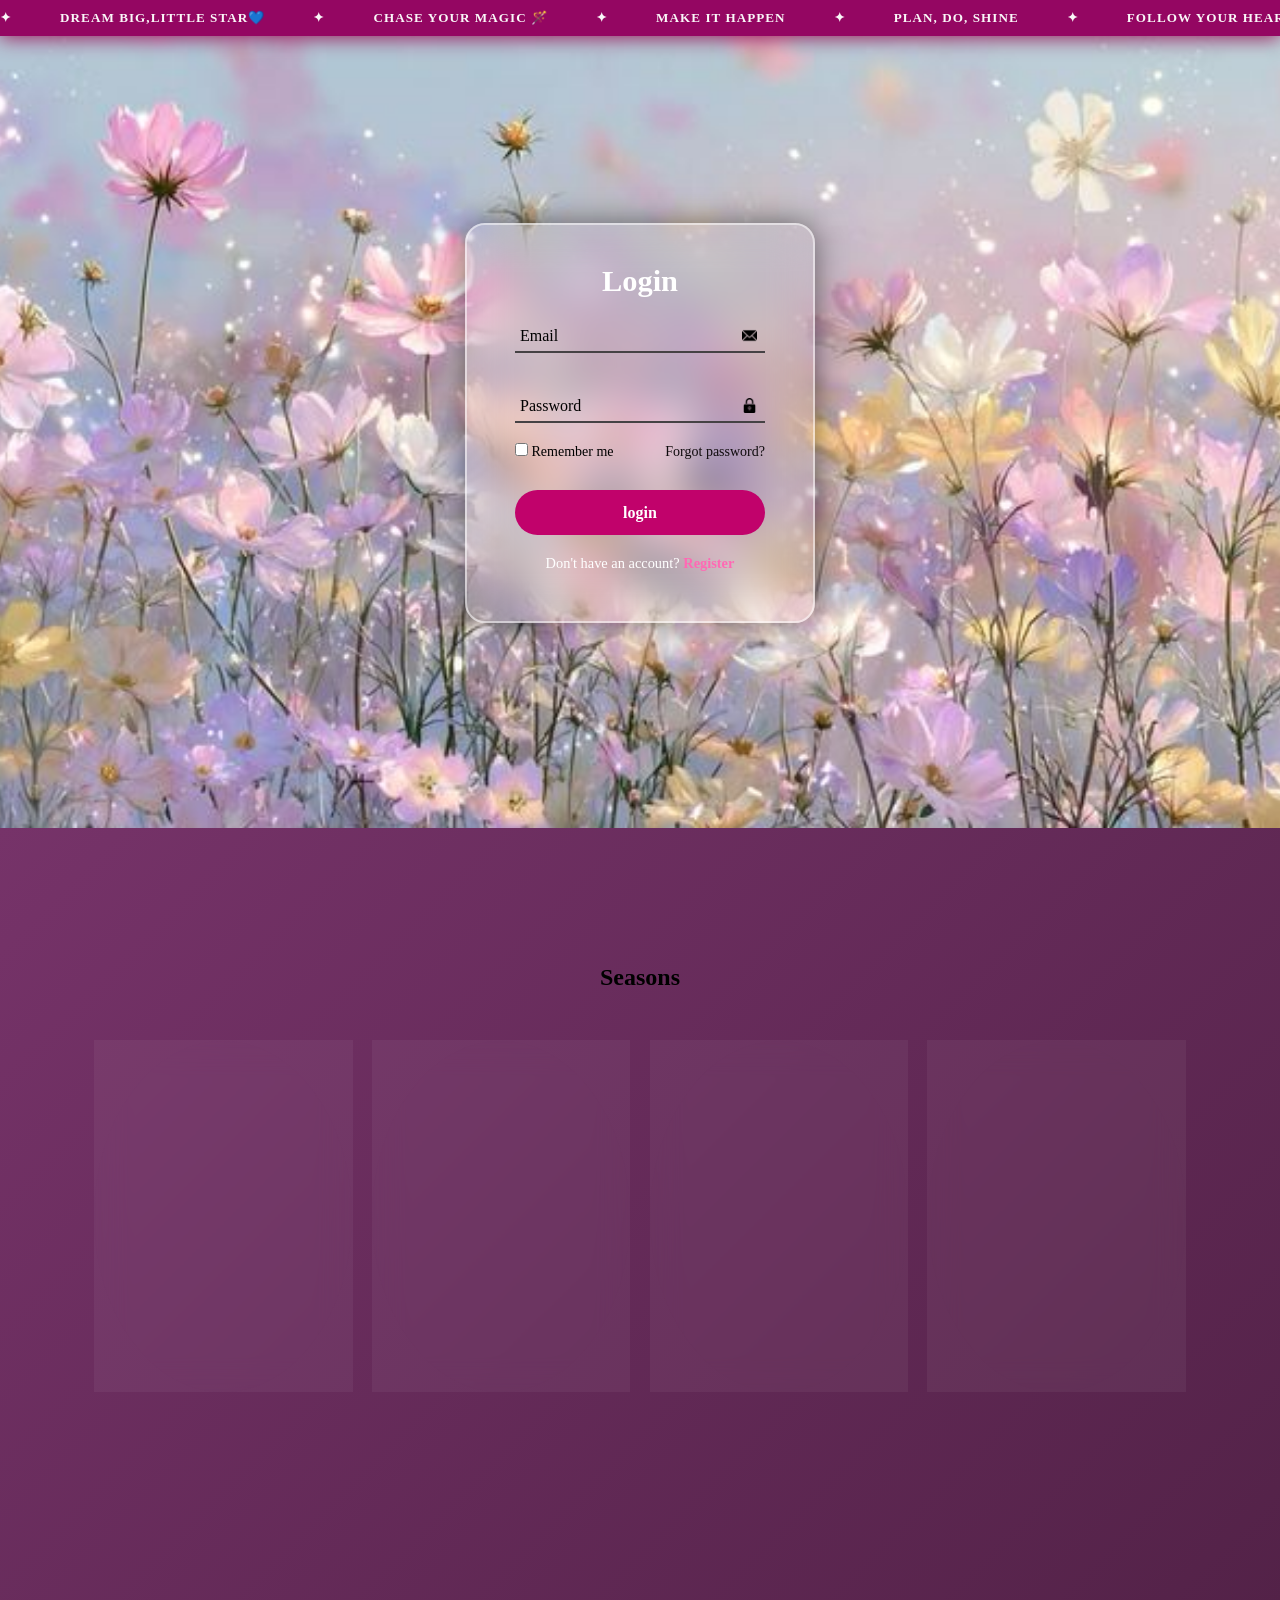
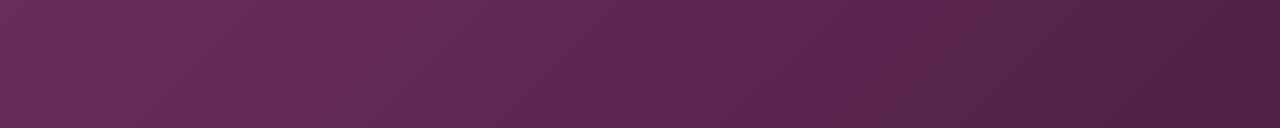
<file: index.html>
<!DOCTYPE html>
<html lang="en">

<head>
    <meta charset="UTF-8">
    <meta name="viewport" content="width=device-width, initial-scale=1.0">
    <title>Document</title>
    <link rel="stylesheet" href="dreamstar.css">
    <link rel="icon" href="you can.jpg">
</head>

<body>
    <!-- MOVING HEADER -->
    <header class="site-header">
        <div class="header-track">
            <span>✦</span>
            <span>dream big,little star💙</span>
            <span>✦</span>
            <span>chase your magic 🪄</span>
            <span>✦</span>
            <span>make it happen</span>
            <span>✦</span>
            <span>plan, do, shine</span>
            <span>✦</span>
            <span>follow your heart's glow</span>
            <span>✦</span>
            <span>welcome to your cozy space</span>
            <span>✦</span>
            <span>ready to start somthing beautiful?💙</span>
            <span>✦</span>
        </div>
    </header>
    <!-- FALLING PETALS -->
    <div class="right-part">
        <a href="#home"></a>
        <a href="#seasons"></a>
    </div>
    <section id="home">
        <!-- MAIN WRAPPER -->
        <div class="wrapper">
            <!-- GLASS CONTAINER -->
            <div class="container card" id="container">
                <!-- LOGIN PANEL -->
                <div class="panel login-panel form-box active" id="loginPanel">
                    <h2>Login</h2>
                    <div id="login-msg" class="msg-box"></div>

                    <form action="auth.php" method="POST" id="loginForm">
                        <input type="hidden" name="action" value="login" />
                        <!--email-->
                        <div class="input-group">
                            <span class="icons"><img src="email.png" width="15px" alt="email"></span>
                            <ion-icon name="mail-outline"></ion-icon>
                            <input type="email" required>
                            <label>Email</label>
                        </div>
                        <!--password-->
                        <div class="input-group">
                            <span class="icons"> <img src="lock.png" width="15px" alt="lock"></span>
                            <input type="password" id="loginPass" required />
                            <label>Password</label>
                        </div>

                        <div class="options">
                            <label><input type="checkbox" name="remember" /> Remember me</label>
                            <a href="#">Forgot password?</a>
                        </div>

                        <button type="submit" class="btn">login</button>
                    </form>

                    <p class="switch">Don't have an account? <a href="#" onclick="switchForm('register')">Register</a>
                    </p>
                </div>

                <!-- VERTICAL DIVIDER -->
                <div class="v-divider"></div>

                <!-- REGISTER PANEL -->
                <div class="panel register-panel form-box" id="registerPanel">

                    <h2>Registration</h2>

                    <div id="register-msg" class="msg-box"></div>

                    <form action="auth.php" method="POST" id="registerForm">
                        <input type="hidden" name="action" value="register" />
                        <!--username-->
                        <div class="input-group">
                            <span class="icons"><img src="user.png" width="15px" alt="user"></span>
                            <input type="text" required />
                            <label>Username</label>
                        </div>
                        <!--email-->
                        <div class="input-group">
                            <span class="icons"><img src="email.png" width="15px" alt="email"></span>
                            <input type="email" required>
                            <label>Email</label>
                        </div>
                        <!--password-->
                        <div class="input-group">
                            <span class="icons"> <img src="lock.png" width="15px" alt="lock"></span>
                            <input type="password" id="regPass" required />
                            <label>Password</label>

                        </div>
                        <!--confirm password-->
                        <div class="input-group">
                            <span class="icons"> <img src="lock.png" width="15px" alt="lock"></span>
                            <input type="password" required />
                            <label> Confirm Password</label>
                        </div>

                        <div class="options">
                            <label><input type="checkbox" name="terms" required /> I agree to the <a href="#">terms
                                    &amp;
                                    conditions</a></label>
                        </div>

                        <button type="submit" class="btn">register</button>
                    </form>

                    <p class="switch">Already have an account? <a href="#" onclick="switchForm('login')">Login</a></p>
                </div>

            </div>
        </div>
    </section>
    <section id="seasons">
        <div class="title">
            <h1>Seasons</h1>
        </div>
        <div class="side-menu">
            <a href="spring-world.html" target="_blank" class="menu-item spring-btn" title="spring world"></a>
            <a href="summer-world.html" target="_blank" class="menu-item summer-btn" title="summer world"></a>
            <a href="fall-world.html" target="_blank" class="menu-item fall-btn" title="fall-world"></a>
            <a href="winter-world.html" target="_blank" class="menu-item winter-btn" title="winter-world"></a>
        </div>
        <div class="seasons-gallery">
            <div class="column ">
                <img src="spring.jpg" alt="spring">
            </div>
            <div class="column">
                <img src="summer (2).jpg" alt="summer">
            </div>
            <div class="column">
                <img src="fall.jpg" alt="fall">
            </div>
            <div class="column">
                <img src="winter.jpg" alt="winter">
            </div>
            <div class="global-rain">
                <span style="--i:1"></span> <span style="--i:12"></span>
                <span style="--i:5"></span> <span style="--i:18"></span>
                <span style="--i:8"></span> <span style="--i:24"></span>
                <span style="--i:2"></span> <span style="--i:15"></span>
                <span style="--i:7"></span> <span style="--i:21"></span>
            </div>
        </div>
    </section>

    <script src="dreamstar.js"></script>
</body>

</html>
</file>
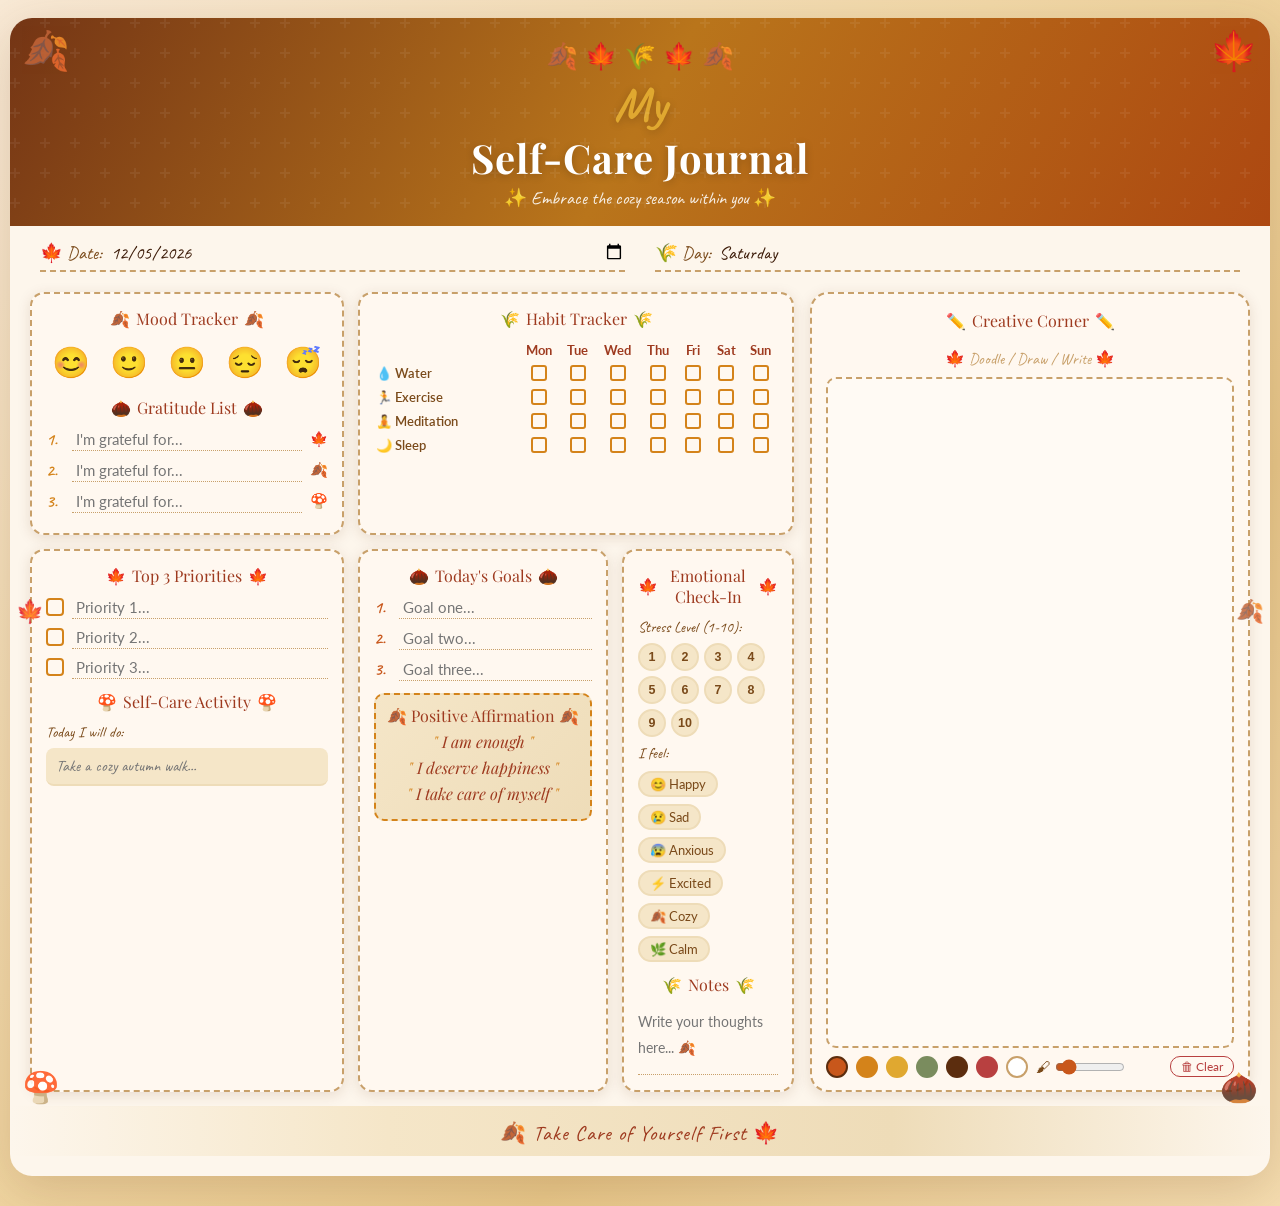
<file: fall-world.html>
<!DOCTYPE html>
<html lang="ar" dir="ltr">

<head>
    <meta charset="UTF-8">
    <meta name="viewport" content="width=device-width, initial-scale=1.0">
    <title>My Self-Care Journal 🍂</title>
    <link
        href="https://fonts.googleapis.com/css2?family=Playfair+Display:ital,wght@0,700;1,400&family=Caveat:wght@400;600&family=Lato:wght@300;400;700&display=swap"
        rel="stylesheet">
    <style>
        :root {
            --bg-main: #fdf6ec;
            --bg-card: #fff8f0;
            --burnt-orange: #c8571b;
            --amber: #d4831a;
            --golden: #e0a830;
            --rust: #9e3a1f;
            --deep-brown: #5c2d0e;
            --warm-cream: #f5e6c8;
            --sage: #7a8c5e;
            --muted-red: #b84040;
            --light-tan: #eedcb8;
            --shadow: rgba(92, 45, 14, 0.13);
            --text-dark: #3b1a07;
            --text-mid: #7a4a1a;
            --border-dashed: #c8a06a;
        }

        * {
            box-sizing: border-box;
            margin: 0;
            padding: 0;
        }

        html,
        body {
            width: 100%;
            min-height: 100vh;
            font-family: 'Lato', sans-serif;
            background: linear-gradient(135deg, #f9ead6 0%, #f2d9a8 40%, #e8c88a 70%, #f5ddb0 100%);
        }

        body {
            display: flex;
            justify-content: center;
            align-items: flex-start;
            padding: 18px 10px 30px;
        }

        .journal-wrapper {
            width: 100%;
            max-width: 1600px;
            background: var(--bg-main);
            border-radius: 22px;
            box-shadow: 0 12px 50px rgba(92, 45, 14, 0.18);
            overflow: hidden;
            position: relative;
            padding-bottom: 20px;
        }

        /* Autumn leaf decorations */
        .leaf-decor {
            position: absolute;
            pointer-events: none;
            z-index: 10;
            font-size: 1.9rem;
            opacity: 0.85;
            animation: sway 4s ease-in-out infinite alternate;
        }

        .leaf-decor.tl {
            top: 8px;
            left: 12px;
            font-size: 2.4rem;
        }

        .leaf-decor.tr {
            top: 8px;
            right: 12px;
            font-size: 2.4rem;
        }

        .leaf-decor.bl {
            bottom: 70px;
            left: 12px;
            animation-delay: 1s;
        }

        .leaf-decor.br {
            bottom: 70px;
            right: 12px;
            animation-delay: .5s;
        }

        .leaf-decor.mid-l {
            top: 50%;
            left: 6px;
            font-size: 1.4rem;
            animation-delay: 2s;
        }

        .leaf-decor.mid-r {
            top: 50%;
            right: 6px;
            font-size: 1.4rem;
            animation-delay: 1.5s;
        }

        @keyframes sway {
            from {
                transform: rotate(-8deg) scale(1);
            }

            to {
                transform: rotate(8deg) scale(1.08);
            }
        }

        /* Header */
        .journal-header {
            background: linear-gradient(120deg, #743515 0%, #b9751b 50%, #ad4811 100%);
            padding: 22px 30px 16px;
            text-align: center;
            position: relative;
            overflow: hidden;
        }

        .journal-header::before {
            content: '';
            position: absolute;
            inset: 0;
            background: url("data:image/svg+xml,%3Csvg width='60' height='60' viewBox='0 0 60 60' xmlns='http://www.w3.org/2000/svg'%3E%3Cg fill='none' fill-rule='evenodd'%3E%3Cg fill='%23ffffff' fill-opacity='0.06'%3E%3Cpath d='M36 34v-4h-2v4h-4v2h4v4h2v-4h4v-2h-4zm0-30V0h-2v4h-4v2h4v4h2V6h4V4h-4zM6 34v-4H4v4H0v2h4v4h2v-4h4v-2H6zM6 4V0H4v4H0v2h4v4h2V6h4V4H6z'/%3E%3C/g%3E%3C/g%3E%3C/svg%3E");
        }

        .header-stickers {
            display: flex;
            justify-content: center;
            gap: 12px;
            margin-bottom: 5px;
            font-size: 1.6rem;
        }

        .journal-header h1 {
            font-family: 'Playfair Display', serif;
            color: #fff;
            font-size: 2.5rem;
            letter-spacing: 1px;
            line-height: 1.2;
            text-shadow: 0 2px 8px rgba(0, 0, 0, 0.2);
        }

        .journal-header h1 span {
            font-family: 'Caveat', cursive;
            font-size: 3rem;
            color: var(--golden);
            display: block;
        }

        .autumn-tagline {
            color: rgba(255, 255, 255, 0.88);
            font-family: 'Caveat', cursive;
            font-size: 1.15rem;
            margin-top: 4px;
        }

        /* Date row */
        .date-row {
            display: flex;
            gap: 30px;
            padding: 14px 30px 6px;
        }

        .date-field {
            flex: 1;
            display: flex;
            align-items: center;
            gap: 8px;
            font-family: 'Caveat', cursive;
            font-size: 1.15rem;
            color: var(--text-mid);
            border-bottom: 2px dashed var(--border-dashed);
            padding-bottom: 4px;
        }

        .date-field input {
            flex: 1;
            border: none;
            background: transparent;
            font-family: 'Caveat', cursive;
            font-size: 1.15rem;
            color: var(--text-dark);
            outline: none;
        }

        /* Main layout: left cards + right canvas */
        .journal-body {
            display: grid;
            grid-template-columns: 1fr 440px;
            gap: 16px;
            padding: 14px 20px;
        }

        /* Left: 3-column cards grid */
        .cards-panel {
            display: grid;
            grid-template-columns: 1fr 1fr 1fr;
            gap: 14px;
        }

        .card {
            background: var(--bg-card);
            border-radius: 14px;
            padding: 14px 14px 12px;
            border: 2px dashed var(--border-dashed);
            position: relative;
            box-shadow: 0 3px 14px var(--shadow);
        }

        .card.span2 {
            grid-column: span 2;
        }

        .card-title {
            font-family: 'Playfair Display', serif;
            font-size: 1rem;
            color: var(--rust);
            margin-bottom: 10px;
            display: flex;
            align-items: center;
            gap: 6px;
            justify-content: center;
            text-align: center;
        }

        /* Mood */
        .mood-row {
            display: flex;
            gap: 8px;
            justify-content: center;
            margin: 6px 0 10px;
        }

        .mood-btn {
            font-size: 1.9rem;
            cursor: pointer;
            border-radius: 50%;
            border: 3px solid transparent;
            padding: 3px;
            background: none;
            transition: transform .15s, border-color .15s, background .15s;
        }

        .mood-btn:hover {
            transform: scale(1.2);
            background: var(--warm-cream);
        }

        .mood-btn.selected {
            border-color: var(--burnt-orange);
            background: var(--warm-cream);
            transform: scale(1.18);
        }

        /* Inputs */
        .list-item {
            display: flex;
            align-items: center;
            gap: 8px;
            margin-bottom: 8px;
        }

        .list-num {
            color: var(--amber);
            font-family: 'Caveat', cursive;
            font-size: 1.1rem;
            font-weight: 600;
            min-width: 18px;
        }

        .list-dot {
            color: var(--muted-red);
            font-size: .9rem;
        }

        .list-input {
            flex: 1;
            border: none;
            border-bottom: 1.5px dotted var(--border-dashed);
            background: transparent;
            font-family: 'Lato', sans-serif;
            font-size: .93rem;
            color: var(--text-dark);
            outline: none;
            padding: 2px 4px;
        }

        /* Priority */
        .priority-item {
            display: flex;
            align-items: center;
            gap: 8px;
            margin-bottom: 7px;
        }

        .autumn-checkbox {
            width: 18px;
            height: 18px;
            border: 2px solid var(--amber);
            border-radius: 4px;
            cursor: pointer;
            display: flex;
            align-items: center;
            justify-content: center;
            background: transparent;
            transition: background .2s;
            flex-shrink: 0;
        }

        .autumn-checkbox.checked {
            background: var(--amber);
        }

        .autumn-checkbox.checked::after {
            content: '✓';
            color: white;
            font-size: .85rem;
            font-weight: bold;
        }

        /* Habit table */
        .habit-table {
            width: 100%;
            border-collapse: collapse;
            font-size: .82rem;
        }

        .habit-table th {
            color: var(--rust);
            font-weight: 700;
            padding: 3px 0;
            text-align: center;
        }

        .habit-table td {
            padding: 4px 2px;
            text-align: center;
        }

        .habit-name {
            text-align: left !important;
            color: var(--text-mid);
            font-weight: 600;
            white-space: nowrap;
        }

        .habit-check {
            width: 16px;
            height: 16px;
            border: 2px solid var(--amber);
            border-radius: 3px;
            cursor: pointer;
            margin: 0 auto;
            display: block;
            background: transparent;
            transition: background .2s;
        }

        .habit-check.checked {
            background: var(--sage);
            border-color: var(--sage);
        }

        /* Stress */
        .stress-numbers {
            display: flex;
            gap: 5px;
            flex-wrap: wrap;
            margin: 6px 0;
        }

        .stress-btn {
            width: 28px;
            height: 28px;
            border-radius: 50%;
            border: 2px solid var(--light-tan);
            background: var(--warm-cream);
            color: var(--text-mid);
            font-size: .78rem;
            font-weight: 700;
            cursor: pointer;
            transition: all .15s;
            display: flex;
            align-items: center;
            justify-content: center;
        }

        .stress-btn:hover {
            border-color: var(--amber);
            color: var(--rust);
        }

        .stress-btn.selected {
            background: var(--burnt-orange);
            border-color: var(--rust);
            color: white;
            transform: scale(1.12);
        }

        /* Feel */
        .feel-row {
            display: flex;
            gap: 7px;
            flex-wrap: wrap;
            margin-top: 8px;
        }

        .feel-btn {
            border: 2px solid var(--light-tan);
            border-radius: 20px;
            padding: 3px 10px;
            font-size: .82rem;
            cursor: pointer;
            background: var(--warm-cream);
            color: var(--text-mid);
            transition: all .15s;
            font-family: 'Lato', sans-serif;
            display: flex;
            align-items: center;
            gap: 4px;
        }

        .feel-btn:hover {
            border-color: var(--amber);
        }

        .feel-btn.selected {
            background: var(--amber);
            border-color: var(--rust);
            color: white;
        }

        /* Textarea */
        .journal-textarea {
            width: 100%;
            border: none;
            background: transparent;
            font-family: 'Lato', sans-serif;
            font-size: .88rem;
            color: var(--text-dark);
            resize: none;
            outline: none;
            min-height: 70px;
            border-bottom: 1.5px dotted var(--border-dashed);
            padding: 4px 0;
            line-height: 1.9;
        }

        /* Goals */
        .goal-item {
            display: flex;
            align-items: center;
            gap: 7px;
            margin-bottom: 8px;
        }

        .goal-num {
            font-family: 'Caveat', cursive;
            color: var(--burnt-orange);
            font-size: 1.1rem;
            font-weight: 600;
            min-width: 18px;
        }

        /* Self-care */
        .activity-input {
            width: 100%;
            border: none;
            border-bottom: 2px solid var(--light-tan);
            background: var(--warm-cream);
            border-radius: 8px;
            padding: 8px 10px;
            font-family: 'Caveat', cursive;
            font-size: 1rem;
            color: var(--text-dark);
            outline: none;
            margin-top: 6px;
        }

        /* Affirmation */
        .affirmation-line {
            font-family: 'Playfair Display', serif;
            font-style: italic;
            color: var(--rust);
            font-size: 1rem;
            margin: 5px 0;
            text-align: center;
        }

        .affirmation-line::before {
            content: '" ';
            color: var(--amber);
        }

        .affirmation-line::after {
            content: ' "';
            color: var(--amber);
        }

        /* Creative Corner — right panel */
        .creative-panel {
            background: var(--bg-card);
            border-radius: 18px;
            border: 2px dashed var(--border-dashed);
            box-shadow: 0 3px 14px var(--shadow);
            padding: 16px 14px 12px;
            display: flex;
            flex-direction: column;
            gap: 8px;
        }

        .doodle-hint {
            color: var(--border-dashed);
            font-family: 'Caveat', cursive;
            font-size: 1rem;
            text-align: center;
        }

        /* Canvas grows to fill available height */
        .canvas-wrap {
            flex: 1;
            display: flex;
            flex-direction: column;
            min-height: 380px;
        }

        .canvas-area {
            flex: 1;
            width: 100%;
            min-height: 360px;
            border: 2px dashed var(--border-dashed);
            border-radius: 10px;
            background: #fffaf4;
            cursor: crosshair;
            display: block;
        }

        .canvas-controls {
            display: flex;
            gap: 8px;
            align-items: center;
            flex-wrap: wrap;
        }

        .color-dot {
            width: 22px;
            height: 22px;
            border-radius: 50%;
            cursor: pointer;
            border: 2.5px solid transparent;
            transition: border .15s;
            flex-shrink: 0;
        }

        .color-dot:hover,
        .color-dot.active {
            border-color: var(--deep-brown);
        }

        .brush-size {
            display: flex;
            align-items: center;
            gap: 5px;
            font-family: 'Caveat', cursive;
            font-size: .9rem;
            color: var(--text-mid);
        }

        .brush-size input {
            width: 70px;
            accent-color: var(--burnt-orange);
        }

        .clear-btn {
            margin-left: auto;
            font-size: .78rem;
            color: var(--muted-red);
            border: 1.5px solid var(--muted-red);
            border-radius: 10px;
            padding: 2px 10px;
            cursor: pointer;
            background: none;
            font-family: 'Lato', sans-serif;
        }

        .clear-btn:hover {
            background: #f9e0e0;
        }

        /* Footer */
        .journal-footer {
            text-align: center;
            padding: 14px 20px 10px;
            font-family: 'Caveat', cursive;
            font-size: 1.3rem;
            color: var(--rust);
            background: linear-gradient(90deg, transparent, #f5e6c8 30%, #eedcb8 70%, transparent);
            letter-spacing: 1px;
            display: flex;
            align-items: center;
            justify-content: center;
            gap: 10px;
        }

        @media (max-width: 1100px) {
            .journal-body {
                grid-template-columns: 1fr;
            }

            .canvas-wrap {
                min-height: 280px;
            }

            .canvas-area {
                min-height: 260px;
            }
        }

        @media (max-width: 700px) {
            .cards-panel {
                grid-template-columns: 1fr 1fr;
            }

            .card.span2 {
                grid-column: span 2;
            }
        }

        @media (max-width: 480px) {
            .cards-panel {
                grid-template-columns: 1fr;
            }

            .card.span2 {
                grid-column: span 1;
            }
        }
    </style>
</head>

<body>

    <div class="journal-wrapper">

        <div class="leaf-decor tl">🍂</div>
        <div class="leaf-decor tr">🍁</div>
        <div class="leaf-decor bl">🍄</div>
        <div class="leaf-decor br">🌰</div>
        <div class="leaf-decor mid-l">🍁</div>
        <div class="leaf-decor mid-r">🍂</div>

        <!-- Header -->
        <div class="journal-header">
            <div class="header-stickers">🍂 🍁 🌾 🍁 🍂</div>
            <h1><span>My</span>Self-Care Journal</h1>
            <div class="autumn-tagline">✨ Embrace the cozy season within you ✨</div>
        </div>

        <!-- Date -->
        <div class="date-row">
            <div class="date-field">🍁 Date: <input type="date" id="date-input"></div>
            <div class="date-field">🌾 Day: <input type="text" id="day-input" placeholder="Monday..."></div>
        </div>

        <!-- Body -->
        <div class="journal-body">

            <!-- LEFT: cards -->
            <div class="cards-panel">

                <!-- Mood + Gratitude -->
                <div class="card">
                    <div class="card-title"><span>🍂</span> Mood Tracker <span>🍂</span></div>
                    <div class="mood-row" id="mood-row">
                        <button class="mood-btn" title="Happy">😊</button>
                        <button class="mood-btn" title="Okay">🙂</button>
                        <button class="mood-btn" title="Neutral">😐</button>
                        <button class="mood-btn" title="Sad">😔</button>
                        <button class="mood-btn" title="Tired">😴</button>
                    </div>
                    <div class="card-title" style="margin-top:8px"><span>🌰</span> Gratitude List <span>🌰</span></div>
                    <div class="list-item"><span class="list-num">1.</span><input class="list-input" type="text"
                            placeholder="I'm grateful for..."><span class="list-dot">🍁</span></div>
                    <div class="list-item"><span class="list-num">2.</span><input class="list-input" type="text"
                            placeholder="I'm grateful for..."><span class="list-dot">🍂</span></div>
                    <div class="list-item"><span class="list-num">3.</span><input class="list-input" type="text"
                            placeholder="I'm grateful for..."><span class="list-dot">🍄</span></div>
                </div>

                <!-- Habit Tracker -->
                <div class="card span2">
                    <div class="card-title"><span>🌾</span> Habit Tracker <span>🌾</span></div>
                    <table class="habit-table">
                        <thead>
                            <tr>
                                <th></th>
                                <th>Mon</th>
                                <th>Tue</th>
                                <th>Wed</th>
                                <th>Thu</th>
                                <th>Fri</th>
                                <th>Sat</th>
                                <th>Sun</th>
                            </tr>
                        </thead>
                        <tbody>
                            <tr>
                                <td class="habit-name">💧 Water</td>
                                <td>
                                    <div class="habit-check" onclick="toggleHabit(this)"></div>
                                </td>
                                <td>
                                    <div class="habit-check" onclick="toggleHabit(this)"></div>
                                </td>
                                <td>
                                    <div class="habit-check" onclick="toggleHabit(this)"></div>
                                </td>
                                <td>
                                    <div class="habit-check" onclick="toggleHabit(this)"></div>
                                </td>
                                <td>
                                    <div class="habit-check" onclick="toggleHabit(this)"></div>
                                </td>
                                <td>
                                    <div class="habit-check" onclick="toggleHabit(this)"></div>
                                </td>
                                <td>
                                    <div class="habit-check" onclick="toggleHabit(this)"></div>
                                </td>
                            </tr>
                            <tr>
                                <td class="habit-name">🏃 Exercise</td>
                                <td>
                                    <div class="habit-check" onclick="toggleHabit(this)"></div>
                                </td>
                                <td>
                                    <div class="habit-check" onclick="toggleHabit(this)"></div>
                                </td>
                                <td>
                                    <div class="habit-check" onclick="toggleHabit(this)"></div>
                                </td>
                                <td>
                                    <div class="habit-check" onclick="toggleHabit(this)"></div>
                                </td>
                                <td>
                                    <div class="habit-check" onclick="toggleHabit(this)"></div>
                                </td>
                                <td>
                                    <div class="habit-check" onclick="toggleHabit(this)"></div>
                                </td>
                                <td>
                                    <div class="habit-check" onclick="toggleHabit(this)"></div>
                                </td>
                            </tr>
                            <tr>
                                <td class="habit-name">🧘 Meditation</td>
                                <td>
                                    <div class="habit-check" onclick="toggleHabit(this)"></div>
                                </td>
                                <td>
                                    <div class="habit-check" onclick="toggleHabit(this)"></div>
                                </td>
                                <td>
                                    <div class="habit-check" onclick="toggleHabit(this)"></div>
                                </td>
                                <td>
                                    <div class="habit-check" onclick="toggleHabit(this)"></div>
                                </td>
                                <td>
                                    <div class="habit-check" onclick="toggleHabit(this)"></div>
                                </td>
                                <td>
                                    <div class="habit-check" onclick="toggleHabit(this)"></div>
                                </td>
                                <td>
                                    <div class="habit-check" onclick="toggleHabit(this)"></div>
                                </td>
                            </tr>
                            <tr>
                                <td class="habit-name">🌙 Sleep</td>
                                <td>
                                    <div class="habit-check" onclick="toggleHabit(this)"></div>
                                </td>
                                <td>
                                    <div class="habit-check" onclick="toggleHabit(this)"></div>
                                </td>
                                <td>
                                    <div class="habit-check" onclick="toggleHabit(this)"></div>
                                </td>
                                <td>
                                    <div class="habit-check" onclick="toggleHabit(this)"></div>
                                </td>
                                <td>
                                    <div class="habit-check" onclick="toggleHabit(this)"></div>
                                </td>
                                <td>
                                    <div class="habit-check" onclick="toggleHabit(this)"></div>
                                </td>
                                <td>
                                    <div class="habit-check" onclick="toggleHabit(this)"></div>
                                </td>
                            </tr>
                        </tbody>
                    </table>
                </div>

                <!-- Priorities + Self-Care -->
                <div class="card">
                    <div class="card-title"><span>🍁</span> Top 3 Priorities <span>🍁</span></div>
                    <div class="priority-item">
                        <div class="autumn-checkbox" onclick="toggleCheck(this)"></div><input class="list-input"
                            type="text" placeholder="Priority 1...">
                    </div>
                    <div class="priority-item">
                        <div class="autumn-checkbox" onclick="toggleCheck(this)"></div><input class="list-input"
                            type="text" placeholder="Priority 2...">
                    </div>
                    <div class="priority-item">
                        <div class="autumn-checkbox" onclick="toggleCheck(this)"></div><input class="list-input"
                            type="text" placeholder="Priority 3...">
                    </div>
                    <div class="card-title" style="margin-top:12px"><span>🍄</span> Self-Care Activity <span>🍄</span>
                    </div>
                    <div style="font-family:'Caveat',cursive;color:var(--text-mid);font-size:.95rem;">Today I will do:
                    </div>
                    <input class="activity-input" type="text" placeholder="Take a cozy autumn walk...">
                </div>

                <!-- Goals + Affirmation -->
                <div class="card">
                    <div class="card-title"><span>🌰</span> Today's Goals <span>🌰</span></div>
                    <div class="goal-item"><span class="goal-num">1.</span><input class="list-input" type="text"
                            placeholder="Goal one..."></div>
                    <div class="goal-item"><span class="goal-num">2.</span><input class="list-input" type="text"
                            placeholder="Goal two..."></div>
                    <div class="goal-item"><span class="goal-num">3.</span><input class="list-input" type="text"
                            placeholder="Goal three..."></div>
                    <div
                        style="margin-top:12px;border-radius:10px;padding:10px;border:2px dashed var(--amber);background:linear-gradient(135deg,#f5e6c8,#eedcb8);">
                        <div class="card-title" style="margin-bottom:4px;">🍂 Positive Affirmation 🍂</div>
                        <div class="affirmation-line">I am enough</div>
                        <div class="affirmation-line">I deserve happiness</div>
                        <div class="affirmation-line">I take care of myself</div>
                    </div>
                </div>

                <!-- Emotional Check-In + Notes -->
                <div class="card">
                    <div class="card-title"><span>🍁</span> Emotional Check-In <span>🍁</span></div>
                    <div style="font-family:'Caveat',cursive;color:var(--text-mid);font-size:.95rem;margin-bottom:4px;">
                        Stress Level (1-10):</div>
                    <div class="stress-numbers">
                        <button class="stress-btn" onclick="selectStress(this)">1</button>
                        <button class="stress-btn" onclick="selectStress(this)">2</button>
                        <button class="stress-btn" onclick="selectStress(this)">3</button>
                        <button class="stress-btn" onclick="selectStress(this)">4</button>
                        <button class="stress-btn" onclick="selectStress(this)">5</button>
                        <button class="stress-btn" onclick="selectStress(this)">6</button>
                        <button class="stress-btn" onclick="selectStress(this)">7</button>
                        <button class="stress-btn" onclick="selectStress(this)">8</button>
                        <button class="stress-btn" onclick="selectStress(this)">9</button>
                        <button class="stress-btn" onclick="selectStress(this)">10</button>
                    </div>
                    <div
                        style="font-family:'Caveat',cursive;color:var(--text-mid);font-size:.95rem;margin-top:6px;margin-bottom:4px;">
                        I feel:</div>
                    <div class="feel-row">
                        <button class="feel-btn" onclick="toggleFeel(this)">😊 Happy</button>
                        <button class="feel-btn" onclick="toggleFeel(this)">😢 Sad</button>
                        <button class="feel-btn" onclick="toggleFeel(this)">😰 Anxious</button>
                        <button class="feel-btn" onclick="toggleFeel(this)">⚡ Excited</button>
                        <button class="feel-btn" onclick="toggleFeel(this)">🍂 Cozy</button>
                        <button class="feel-btn" onclick="toggleFeel(this)">🌿 Calm</button>
                    </div>
                    <div class="card-title" style="margin-top:12px"><span>🌾</span> Notes <span>🌾</span></div>
                    <textarea class="journal-textarea" placeholder="Write your thoughts here... 🍂"></textarea>
                </div>

            </div><!-- end cards-panel -->

            <!-- RIGHT: Creative Corner -->
            <div class="creative-panel">
                <div class="card-title"><span>✏️</span> Creative Corner <span>✏️</span></div>
                <div class="doodle-hint">🍁 Doodle / Draw / Write 🍁</div>
                <div class="canvas-wrap">
                    <canvas class="canvas-area" id="doodle-canvas"></canvas>
                </div>
                <div class="canvas-controls">
                    <div class="color-dot active" style="background:#c8571b" data-color="#c8571b"
                        onclick="setColor(this)" title="Burnt Orange"></div>
                    <div class="color-dot" style="background:#d4831a" data-color="#d4831a" onclick="setColor(this)"
                        title="Amber"></div>
                    <div class="color-dot" style="background:#e0a830" data-color="#e0a830" onclick="setColor(this)"
                        title="Golden"></div>
                    <div class="color-dot" style="background:#7a8c5e" data-color="#7a8c5e" onclick="setColor(this)"
                        title="Sage"></div>
                    <div class="color-dot" style="background:#5c2d0e" data-color="#5c2d0e" onclick="setColor(this)"
                        title="Deep Brown"></div>
                    <div class="color-dot" style="background:#b84040" data-color="#b84040" onclick="setColor(this)"
                        title="Rust Red"></div>
                    <div class="color-dot" style="background:#ffffff;border:2px solid #c8a06a" data-color="#ffffff"
                        onclick="setColor(this)" title="Eraser"></div>
                    <div class="brush-size">🖌 <input type="range" id="brush-size" min="1" max="20" value="3"></div>
                    <button class="clear-btn" onclick="clearCanvas()">🗑 Clear</button>
                </div>
            </div>

        </div><!-- end journal-body -->

        <div class="journal-footer">🍂 Take Care of Yourself First 🍁</div>

    </div>

    <script>
        // Date
        const dateInput = document.getElementById('date-input');
        const dayInput = document.getElementById('day-input');
        const now = new Date();
        dateInput.value = now.toISOString().split('T')[0];
        const days = ['Sunday', 'Monday', 'Tuesday', 'Wednesday', 'Thursday', 'Friday', 'Saturday'];
        dayInput.value = days[now.getDay()];

        // Mood
        document.getElementById('mood-row').addEventListener('click', e => {
            const btn = e.target.closest('.mood-btn');
            if (!btn) return;
            document.querySelectorAll('.mood-btn').forEach(b => b.classList.remove('selected'));
            btn.classList.add('selected');
        });

        function toggleHabit(el) { el.classList.toggle('checked'); }
        function toggleCheck(el) { el.classList.toggle('checked'); }
        function selectStress(el) {
            document.querySelectorAll('.stress-btn').forEach(b => b.classList.remove('selected'));
            el.classList.add('selected');
        }
        function toggleFeel(el) { el.classList.toggle('selected'); }

        // Canvas
        const canvas = document.getElementById('doodle-canvas');
        const ctx = canvas.getContext('2d');
        const brushInput = document.getElementById('brush-size');
        let drawing = false, currentColor = '#c8571b', lastX = 0, lastY = 0;
        let savedImage = null;

        function resizeCanvas() {
            savedImage = ctx.getImageData(0, 0, canvas.width, canvas.height);
            const rect = canvas.getBoundingClientRect();
            canvas.width = Math.floor(rect.width);
            canvas.height = Math.floor(rect.height);
            if (savedImage) {
                try { ctx.putImageData(savedImage, 0, 0); } catch (e) { }
            }
        }
        window.addEventListener('load', resizeCanvas);
        window.addEventListener('resize', () => setTimeout(resizeCanvas, 80));

        function getPos(e) {
            const rect = canvas.getBoundingClientRect();
            const src = e.touches ? e.touches[0] : e;
            return { x: src.clientX - rect.left, y: src.clientY - rect.top };
        }

        canvas.addEventListener('mousedown', e => {
            drawing = true;
            const p = getPos(e); lastX = p.x; lastY = p.y;
        });
        canvas.addEventListener('mousemove', e => {
            if (!drawing) return;
            const p = getPos(e);
            ctx.strokeStyle = currentColor;
            ctx.lineWidth = parseFloat(brushInput.value);
            ctx.lineCap = ctx.lineJoin = 'round';
            ctx.beginPath(); ctx.moveTo(lastX, lastY); ctx.lineTo(p.x, p.y); ctx.stroke();
            lastX = p.x; lastY = p.y;
        });
        canvas.addEventListener('mouseup', () => drawing = false);
        canvas.addEventListener('mouseleave', () => drawing = false);

        canvas.addEventListener('touchstart', e => {
            e.preventDefault(); drawing = true;
            const p = getPos(e); lastX = p.x; lastY = p.y;
        }, { passive: false });
        canvas.addEventListener('touchmove', e => {
            e.preventDefault();
            if (!drawing) return;
            const p = getPos(e);
            ctx.strokeStyle = currentColor;
            ctx.lineWidth = parseFloat(brushInput.value);
            ctx.lineCap = ctx.lineJoin = 'round';
            ctx.beginPath(); ctx.moveTo(lastX, lastY); ctx.lineTo(p.x, p.y); ctx.stroke();
            lastX = p.x; lastY = p.y;
        }, { passive: false });
        canvas.addEventListener('touchend', () => drawing = false);

        function setColor(el) {
            document.querySelectorAll('.color-dot').forEach(d => d.classList.remove('active'));
            el.classList.add('active');
            currentColor = el.dataset.color;
        }
        function clearCanvas() { ctx.clearRect(0, 0, canvas.width, canvas.height); }
    </script>
</body>

</html>
</file>
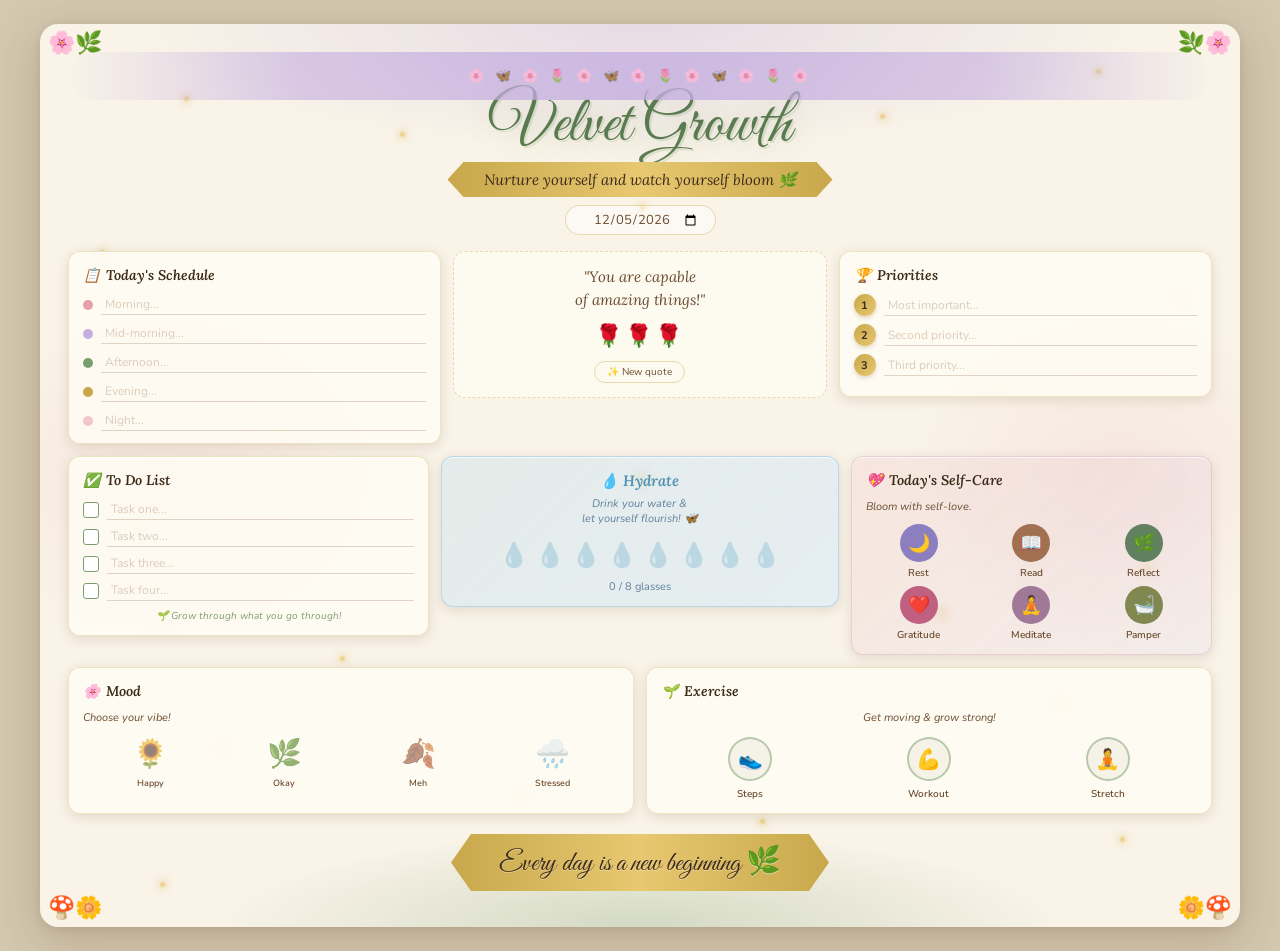
<file: spring-world.html>
<!DOCTYPE html>
<html lang="en">

<head>
    <meta charset="UTF-8">
    <meta name="viewport" content="width=device-width, initial-scale=1.0">
    <title>Velvet Growth – Daily Planner</title>
    <link
        href="https://fonts.googleapis.com/css2?family=Great+Vibes&family=Lora:ital,wght@0,400;0,600;1,400&family=Nunito:wght@400;600;700&display=swap"
        rel="stylesheet">
    <style>
        :root {
            --cream: #f9f3e8;
            --parchment: #f0e8d0;
            --soft-green: #7a9e6e;
            --moss: #5a7a50;
            --rose: #e8a0a8;
            --blush: #f2c4cc;
            --lavender: #c4aee0;
            --lilac: #ddd0f0;
            --gold: #c8a84b;
            --warm-gold: #e8c870;
            --brown: #8b6240;
            --text-dark: #3d2b1a;
            --text-mid: #6b4c30;
            --shadow: rgba(100, 70, 30, 0.15);
        }

        * {
            box-sizing: border-box;
            margin: 0;
            padding: 0;
        }

        body {
            font-family: 'Nunito', sans-serif;
            background: #d4c8b0;
            min-height: 100vh;
            display: flex;
            justify-content: center;
            align-items: flex-start;
            padding: 24px 12px;
        }

        .page {
            width: 1200px;
            background: var(--cream);
            border-radius: 18px;
            padding: 28px 28px 36px;
            position: relative;
            box-shadow: 0 12px 48px rgba(80, 50, 20, 0.22), 0 2px 8px rgba(80, 50, 20, 0.1);
            overflow: hidden;
        }

        /* === DECORATIVE BACKGROUND === */
        .page::before {
            content: '';
            position: absolute;
            inset: 0;
            background:
                radial-gradient(ellipse 60% 20% at 50% 0%, rgba(196, 174, 224, 0.35) 0%, transparent 70%),
                radial-gradient(ellipse 50% 15% at 50% 100%, rgba(122, 158, 110, 0.3) 0%, transparent 70%),
                radial-gradient(ellipse 30% 30% at 10% 50%, rgba(232, 160, 168, 0.15) 0%, transparent 60%),
                radial-gradient(ellipse 30% 30% at 90% 50%, rgba(232, 160, 168, 0.15) 0%, transparent 60%);
            pointer-events: none;
            z-index: 0;
        }

        /* Sparkle dots */
        .sparkles {
            position: absolute;
            inset: 0;
            pointer-events: none;
            z-index: 1;
        }

        .sparkle {
            position: absolute;
            width: 5px;
            height: 5px;
            border-radius: 50%;
            background: rgba(232, 200, 112, 0.7);
            box-shadow: 0 0 6px 2px rgba(232, 200, 112, 0.5);
            animation: twinkle 2.5s ease-in-out infinite;
        }

        @keyframes twinkle {

            0%,
            100% {
                opacity: 0.2;
                transform: scale(0.8);
            }

            50% {
                opacity: 1;
                transform: scale(1.3);
            }
        }

        .content {
            position: relative;
            z-index: 2;
        }

        /* === HEADER === */

        .header {
            text-align: center;
            margin-bottom: 10px;
            position: relative;
        }

        .wisteria-bar {
            height: 48px;
            background: linear-gradient(90deg, transparent 0%, rgba(196, 174, 224, 0.6) 20%, rgba(196, 174, 224, 0.8) 50%, rgba(196, 174, 224, 0.6) 80%, transparent 100%);
            border-radius: 30px;
            margin-bottom: -14px;
            position: relative;
            overflow: hidden;
        }

        .wisteria-bar::after {
            content: '🌸 🦋 🌸 🌷 🌸 🦋 🌸 🌷 🌸 🦋 🌸 🌷 🌸';
            position: absolute;
            top: 50%;
            left: 50%;
            transform: translate(-50%, -50%);
            font-size: 13px;
            white-space: nowrap;
            letter-spacing: 4px;
            opacity: 0.8;
        }

        .title {
            font-family: 'Great Vibes', cursive;
            font-size: 64px;
            color: var(--moss);
            text-shadow: 2px 2px 0 rgba(122, 158, 110, 0.2), 0 0 30px rgba(122, 158, 110, 0.3);
            line-height: 1;
            margin: 8px 0 4px;
        }

        .subtitle-ribbon {
            display: inline-block;
            background: linear-gradient(90deg, var(--gold) 0%, var(--warm-gold) 50%, var(--gold) 100%);
            color: var(--text-dark);
            font-family: 'Lora', serif;
            font-style: italic;
            font-size: 15px;
            padding: 8px 36px;
            border-radius: 4px;
            position: relative;
            box-shadow: 0 3px 10px rgba(100, 70, 20, 0.25);
            clip-path: polygon(16px 0%, calc(100% - 16px) 0%, 100% 50%, calc(100% - 16px) 100%, 16px 100%, 0% 50%);
        }

        /* === GRID LAYOUT === */
        .top-grid {
            display: grid;
            grid-template-columns: 1fr 1fr 1fr;
            gap: 12px;
            margin-top: 16px;
            align-items: start;
        }

        /* === CARDS === */
        .card {
            background: rgba(255, 252, 244, 0.85);
            border: 1.5px solid rgba(200, 168, 75, 0.3);
            border-radius: 12px;
            padding: 14px 14px 12px;
            box-shadow: 0 3px 12px var(--shadow), inset 0 1px 0 rgba(255, 255, 255, 0.7);
            backdrop-filter: blur(4px);
        }

        .card-title {
            font-family: 'Lora', serif;
            font-style: italic;
            font-size: 14px;
            font-weight: 600;
            color: var(--text-dark);
            margin-bottom: 10px;
            display: flex;
            align-items: center;
            gap: 6px;
        }

        .card-title .icon {
            font-size: 14px;
        }

        /* === SCHEDULE === */
        .schedule-lines {
            display: flex;
            flex-direction: column;
            gap: 8px;
        }

        .schedule-line {
            display: flex;
            align-items: center;
            gap: 8px;
        }

        .dot {
            width: 10px;
            height: 10px;
            border-radius: 50%;
            flex-shrink: 0;
        }

        .dot-rose {
            background: var(--rose);
        }

        .dot-lavender {
            background: var(--lavender);
        }

        .dot-green {
            background: var(--soft-green);
        }

        .dot-gold {
            background: var(--gold);
        }

        .dot-blush {
            background: var(--blush);
        }

        .line-input {
            flex: 1;
            background: none;
            border: none;
            border-bottom: 1px solid rgba(139, 98, 64, 0.25);
            padding: 2px 4px;
            font-family: 'Nunito', sans-serif;
            font-size: 12px;
            color: var(--text-mid);
            outline: none;
            transition: border-color 0.2s;
        }

        .line-input:focus {
            border-bottom-color: var(--soft-green);
        }

        .line-input::placeholder {
            color: rgba(139, 98, 64, 0.3);
        }

        /* === AFFIRMATION === */
        .affirmation-card {
            background: rgba(255, 252, 244, 0.7);
            border: 1.5px dashed rgba(200, 168, 75, 0.4);
            border-radius: 12px;
            padding: 14px;
            text-align: center;
            display: flex;
            flex-direction: column;
            align-items: center;
            justify-content: center;
            gap: 10px;
            min-height: 140px;
        }

        .affirmation-text {
            font-family: 'Lora', serif;
            font-style: italic;
            font-size: 15px;
            color: var(--text-mid);
            line-height: 1.5;
        }

        .roses-emoji {
            font-size: 22px;
            letter-spacing: 3px;
        }

        /* === PRIORITIES === */
        .priority-item {
            display: flex;
            align-items: center;
            gap: 8px;
            margin-bottom: 8px;
        }

        .priority-num {
            width: 22px;
            height: 22px;
            background: linear-gradient(135deg, var(--gold), var(--warm-gold));
            border-radius: 50%;
            display: flex;
            align-items: center;
            justify-content: center;
            font-size: 11px;
            font-weight: 700;
            color: var(--text-dark);
            flex-shrink: 0;
            box-shadow: 0 2px 4px rgba(100, 70, 20, 0.2);
        }

        /* === MIDDLE ROW === */
        .mid-grid {
            display: grid;
            grid-template-columns: 1fr 1.1fr 1fr;
            gap: 12px;
            margin-top: 12px;
            align-items: start;
        }

        /* === TODO === */
        .todo-item {
            display: flex;
            align-items: center;
            gap: 8px;
            margin-bottom: 6px;
        }

        .checkbox {
            width: 16px;
            height: 16px;
            border: 1.5px solid var(--soft-green);
            border-radius: 3px;
            flex-shrink: 0;
            cursor: pointer;
            position: relative;
            background: white;
            transition: background 0.2s;
        }

        .checkbox.checked {
            background: var(--soft-green);
        }

        .checkbox.checked::after {
            content: '✓';
            position: absolute;
            top: 50%;
            left: 50%;
            transform: translate(-50%, -50%);
            color: white;
            font-size: 10px;
            font-weight: 700;
        }

        .todo-motto {
            font-size: 10px;
            font-style: italic;
            color: var(--soft-green);
            margin-top: 8px;
            text-align: center;
        }

        /* === HYDRATE === */
        .hydrate-card {
            background: linear-gradient(135deg, rgba(180, 220, 240, 0.3) 0%, rgba(200, 230, 255, 0.4) 100%);
            border: 1.5px solid rgba(100, 170, 210, 0.35);
            text-align: center;
        }

        .hydrate-title {
            font-family: 'Lora', serif;
            font-style: italic;
            font-size: 15px;
            font-weight: 600;
            color: #5090b0;
            margin-bottom: 6px;
        }

        .hydrate-sub {
            font-size: 11px;
            font-style: italic;
            color: #6080a0;
            margin-bottom: 12px;
            line-height: 1.4;
        }

        .water-drops {
            display: flex;
            justify-content: center;
            gap: 6px;
            flex-wrap: wrap;
        }

        .drop {
            font-size: 24px;
            cursor: pointer;
            transition: opacity 0.2s, transform 0.15s;
            opacity: 0.4;
            filter: grayscale(0.5);
        }

        .drop.filled {
            opacity: 1;
            filter: none;
            transform: scale(1.1);
        }

        /* === SELF CARE === */
        .selfcare-card {
            background: linear-gradient(135deg, rgba(232, 160, 168, 0.15), rgba(221, 208, 240, 0.2));
            border: 1.5px solid rgba(200, 150, 170, 0.3);
        }

        .selfcare-subtitle {
            font-size: 11px;
            font-style: italic;
            color: var(--text-mid);
            margin-bottom: 10px;
        }

        .selfcare-grid {
            display: grid;
            grid-template-columns: repeat(3, 1fr);
            gap: 6px;
        }

        .selfcare-item {
            display: flex;
            flex-direction: column;
            align-items: center;
            gap: 4px;
            cursor: pointer;
        }

        .selfcare-icon {
            width: 38px;
            height: 38px;
            border-radius: 50%;
            display: flex;
            align-items: center;
            justify-content: center;
            font-size: 18px;
            transition: transform 0.2s, box-shadow 0.2s;
            border: 2px solid transparent;
        }

        .selfcare-icon:hover {
            transform: scale(1.1);
        }

        .selfcare-icon.rest-icon {
            background: #8b7fc0;
        }

        .selfcare-icon.read-icon {
            background: #a07050;
        }

        .selfcare-icon.reflect-icon {
            background: #608060;
        }

        .selfcare-icon.active {
            border-color: var(--gold);
            box-shadow: 0 0 10px rgba(200, 168, 75, 0.5);
        }

        .selfcare-label {
            font-size: 10px;
            color: var(--text-mid);
            font-weight: 600;
        }

        /* === BOTTOM GRID === */
        .bot-grid {
            display: grid;
            grid-template-columns: 1fr 1fr;
            gap: 12px;
            margin-top: 12px;
        }

        /* === MOOD === */
        .mood-subtitle {
            font-size: 11px;
            font-style: italic;
            color: var(--text-mid);
            margin-bottom: 10px;
        }

        .mood-pots {
            display: flex;
            justify-content: space-around;
            align-items: flex-end;
        }

        .mood-item {
            display: flex;
            flex-direction: column;
            align-items: center;
            gap: 4px;
            cursor: pointer;
        }

        .mood-emoji {
            font-size: 28px;
            transition: transform 0.2s;
            filter: grayscale(0.3);
            opacity: 0.7;
        }

        .mood-item.selected .mood-emoji {
            transform: scale(1.2);
            filter: none;
            opacity: 1;
        }

        .mood-label {
            font-size: 9px;
            color: var(--text-mid);
            font-weight: 600;
        }

        /* === EXERCISE === */
        .exercise-card {
            text-align: center;
        }

        .exercise-sub {
            font-size: 11px;
            font-style: italic;
            color: var(--text-mid);
            margin-bottom: 12px;
        }

        .exercise-items {
            display: flex;
            justify-content: space-around;
        }

        .exercise-item {
            display: flex;
            flex-direction: column;
            align-items: center;
            gap: 6px;
            cursor: pointer;
        }

        .exercise-circle {
            width: 44px;
            height: 44px;
            border: 2px solid rgba(122, 158, 110, 0.5);
            border-radius: 50%;
            background: rgba(122, 158, 110, 0.08);
            display: flex;
            align-items: center;
            justify-content: center;
            font-size: 20px;
            transition: all 0.2s;
        }

        .exercise-item.done .exercise-circle {
            background: var(--soft-green);
            border-color: var(--moss);
        }

        .exercise-label {
            font-size: 10px;
            color: var(--text-mid);
            font-weight: 600;
        }

        /* === FOOTER RIBBON === */
        .footer-ribbon {
            margin-top: 20px;
            text-align: center;
            position: relative;
        }

        .ribbon-wrap {
            display: inline-block;
            background: linear-gradient(90deg, var(--gold) 0%, var(--warm-gold) 50%, var(--gold) 100%);
            padding: 10px 48px;
            border-radius: 5px;
            clip-path: polygon(20px 0%, calc(100% - 20px) 0%, 100% 50%, calc(100% - 20px) 100%, 20px 100%, 0% 50%);
            box-shadow: 0 4px 14px rgba(100, 70, 20, 0.25);
        }

        .footer-text {
            font-family: 'Great Vibes', cursive;
            font-size: 28px;
            color: var(--text-dark);
            text-shadow: 0 1px 0 rgba(255, 255, 255, 0.4);
        }

        /* === FLORAL CORNER DECO === */
        .floral-tl,
        .floral-tr,
        .floral-bl,
        .floral-br {
            position: absolute;
            font-size: 22px;
            z-index: 3;
            pointer-events: none;
            line-height: 1;
        }

        .floral-tl {
            top: 8px;
            left: 8px;
        }

        .floral-tr {
            top: 8px;
            right: 8px;
            transform: scaleX(-1);
        }

        .floral-bl {
            bottom: 8px;
            left: 8px;
        }

        .floral-br {
            bottom: 8px;
            right: 8px;
            transform: scaleX(-1);
        }

        /* === DATE INPUT === */
        .date-row {
            display: flex;
            justify-content: center;
            margin-top: 8px;
            margin-bottom: 4px;
        }

        .date-input {
            background: rgba(255, 255, 255, 0.5);
            border: 1px solid rgba(200, 168, 75, 0.4);
            border-radius: 20px;
            padding: 4px 16px;
            font-family: 'Nunito', sans-serif;
            font-size: 13px;
            color: var(--text-mid);
            outline: none;
            text-align: center;
            cursor: pointer;
        }

        .date-input:focus {
            border-color: var(--soft-green);
        }
    </style>
</head>

<body>

    <div class="page">

        <!-- Sparkles -->
        <div class="sparkles" id="sparkles"></div>

        <!-- Corner florals -->
        <div class="floral-tl">🌸🌿</div>
        <div class="floral-tr">🌸🌿</div>
        <div class="floral-bl">🍄🌼</div>
        <div class="floral-br">🍄🌼</div>

        <div class="content">

            <!-- HEADER -->
            <div class="header">
                <div class="wisteria-bar"></div>
                <div class="title">Velvet Growth</div>
                <div class="subtitle-ribbon">Nurture yourself and watch yourself bloom 🌿</div>
                <div class="date-row">
                    <input type="date" class="date-input" id="dateInput">
                </div>
            </div>

            <!-- TOP GRID: Schedule | Affirmation | Priorities -->
            <div class="top-grid">

                <!-- Schedule -->
                <div class="card">
                    <div class="card-title"><span class="icon">📋</span> Today's Schedule</div>
                    <div class="schedule-lines">
                        <div class="schedule-line">
                            <div class="dot dot-rose"></div><input class="line-input" type="text"
                                placeholder="Morning...">
                        </div>
                        <div class="schedule-line">
                            <div class="dot dot-lavender"></div><input class="line-input" type="text"
                                placeholder="Mid-morning...">
                        </div>
                        <div class="schedule-line">
                            <div class="dot dot-green"></div><input class="line-input" type="text"
                                placeholder="Afternoon...">
                        </div>
                        <div class="schedule-line">
                            <div class="dot dot-gold"></div><input class="line-input" type="text"
                                placeholder="Evening...">
                        </div>
                        <div class="schedule-line">
                            <div class="dot dot-blush"></div><input class="line-input" type="text"
                                placeholder="Night...">
                        </div>
                    </div>
                </div>

                <!-- Affirmation -->
                <div class="affirmation-card">
                    <div class="affirmation-text" id="affirmation-text">
                        "You are capable<br>of amazing things!"
                    </div>
                    <div class="roses-emoji">🌹🌹🌹</div>
                    <button onclick="newAffirmation()"
                        style="background:none;border:1px solid rgba(200,168,75,0.4);border-radius:20px;padding:3px 12px;font-size:10px;font-family:'Nunito',sans-serif;color:var(--text-mid);cursor:pointer;">✨
                        New quote</button>
                </div>

                <!-- Priorities -->
                <div class="card">
                    <div class="card-title"><span class="icon">🏆</span> Priorities</div>
                    <div class="priority-item">
                        <div class="priority-num">1</div><input class="line-input" type="text"
                            placeholder="Most important...">
                    </div>
                    <div class="priority-item">
                        <div class="priority-num">2</div><input class="line-input" type="text"
                            placeholder="Second priority...">
                    </div>
                    <div class="priority-item">
                        <div class="priority-num">3</div><input class="line-input" type="text"
                            placeholder="Third priority...">
                    </div>
                </div>

            </div>

            <!-- MIDDLE ROW: To-Do | Hydrate | Self-Care -->
            <div class="mid-grid">

                <!-- To-Do -->
                <div class="card">
                    <div class="card-title"><span class="icon">✅</span> To Do List</div>
                    <div id="todo-list">
                        <div class="todo-item">
                            <div class="checkbox" onclick="toggleCheck(this)"></div><input class="line-input"
                                type="text" placeholder="Task one...">
                        </div>
                        <div class="todo-item">
                            <div class="checkbox" onclick="toggleCheck(this)"></div><input class="line-input"
                                type="text" placeholder="Task two...">
                        </div>
                        <div class="todo-item">
                            <div class="checkbox" onclick="toggleCheck(this)"></div><input class="line-input"
                                type="text" placeholder="Task three...">
                        </div>
                        <div class="todo-item">
                            <div class="checkbox" onclick="toggleCheck(this)"></div><input class="line-input"
                                type="text" placeholder="Task four...">
                        </div>
                    </div>
                    <div class="todo-motto">🌱 Grow through what you go through!</div>
                </div>

                <!-- Hydrate -->
                <div class="card hydrate-card">
                    <div class="hydrate-title">💧 Hydrate</div>
                    <div class="hydrate-sub">Drink your water &amp;<br>let yourself flourish! 🦋</div>
                    <div class="water-drops" id="water-drops">
                        <span class="drop" onclick="toggleDrop(this)">💧</span>
                        <span class="drop" onclick="toggleDrop(this)">💧</span>
                        <span class="drop" onclick="toggleDrop(this)">💧</span>
                        <span class="drop" onclick="toggleDrop(this)">💧</span>
                        <span class="drop" onclick="toggleDrop(this)">💧</span>
                        <span class="drop" onclick="toggleDrop(this)">💧</span>
                        <span class="drop" onclick="toggleDrop(this)">💧</span>
                        <span class="drop" onclick="toggleDrop(this)">💧</span>
                    </div>
                    <div style="margin-top:8px;font-size:11px;color:#6080a0;" id="water-count">0 / 8 glasses</div>
                </div>

                <!-- Self-Care -->
                <div class="card selfcare-card">
                    <div class="card-title"><span class="icon">💖</span> Today's Self-Care</div>
                    <div class="selfcare-subtitle">Bloom with self-love.</div>
                    <div class="selfcare-grid">
                        <div class="selfcare-item" onclick="toggleSelfCare(this)">
                            <div class="selfcare-icon rest-icon">🌙</div>
                            <div class="selfcare-label">Rest</div>
                        </div>
                        <div class="selfcare-item" onclick="toggleSelfCare(this)">
                            <div class="selfcare-icon read-icon">📖</div>
                            <div class="selfcare-label">Read</div>
                        </div>
                        <div class="selfcare-item" onclick="toggleSelfCare(this)">
                            <div class="selfcare-icon reflect-icon">🌿</div>
                            <div class="selfcare-label">Reflect</div>
                        </div>
                        <div class="selfcare-item" onclick="toggleSelfCare(this)">
                            <div class="selfcare-icon" style="background:#c06080;">❤️</div>
                            <div class="selfcare-label">Gratitude</div>
                        </div>
                        <div class="selfcare-item" onclick="toggleSelfCare(this)">
                            <div class="selfcare-icon" style="background:#a07898;">🧘</div>
                            <div class="selfcare-label">Meditate</div>
                        </div>
                        <div class="selfcare-item" onclick="toggleSelfCare(this)">
                            <div class="selfcare-icon" style="background:#808850;">🛁</div>
                            <div class="selfcare-label">Pamper</div>
                        </div>
                    </div>
                </div>

            </div>

            <!-- BOTTOM ROW: Mood | Exercise -->
            <div class="bot-grid">

                <!-- Mood -->
                <div class="card">
                    <div class="card-title"><span class="icon">🌸</span> Mood</div>
                    <div class="mood-subtitle">Choose your vibe!</div>
                    <div class="mood-pots">
                        <div class="mood-item" onclick="selectMood(this)">
                            <div class="mood-emoji">🌻</div>
                            <div class="mood-label">Happy</div>
                        </div>
                        <div class="mood-item" onclick="selectMood(this)">
                            <div class="mood-emoji">🌿</div>
                            <div class="mood-label">Okay</div>
                        </div>
                        <div class="mood-item" onclick="selectMood(this)">
                            <div class="mood-emoji">🍂</div>
                            <div class="mood-label">Meh</div>
                        </div>
                        <div class="mood-item" onclick="selectMood(this)">
                            <div class="mood-emoji">🌧️</div>
                            <div class="mood-label">Stressed</div>
                        </div>
                    </div>
                </div>

                <!-- Exercise -->
                <div class="card exercise-card">
                    <div class="card-title"><span class="icon">🌱</span> Exercise</div>
                    <div class="exercise-sub">Get moving &amp; grow strong!</div>
                    <div class="exercise-items">
                        <div class="exercise-item" onclick="toggleExercise(this)">
                            <div class="exercise-circle">👟</div>
                            <div class="exercise-label">Steps</div>
                        </div>
                        <div class="exercise-item" onclick="toggleExercise(this)">
                            <div class="exercise-circle">💪</div>
                            <div class="exercise-label">Workout</div>
                        </div>
                        <div class="exercise-item" onclick="toggleExercise(this)">
                            <div class="exercise-circle">🧘</div>
                            <div class="exercise-label">Stretch</div>
                        </div>
                    </div>
                </div>

            </div>

            <!-- FOOTER -->
            <div class="footer-ribbon">
                <div class="ribbon-wrap">
                    <div class="footer-text">Every day is a new beginning 🌿</div>
                </div>
            </div>

        </div><!-- /content -->
    </div><!-- /page -->

    <script>
        // === SPARKLES ===
        const sparklesEl = document.getElementById('sparkles');
        const sparkPositions = [
            [12, 8], [88, 5], [5, 25], [95, 30], [8, 55], [92, 60], [15, 80], [85, 75], [30, 12], [70, 10],
            [20, 45], [80, 40], [40, 85], [60, 88], [50, 20], [25, 70], [75, 65], [10, 95], [90, 90], [50, 50]
        ];
        sparkPositions.forEach(([x, y], i) => {
            const s = document.createElement('div');
            s.className = 'sparkle';
            s.style.left = x + '%';
            s.style.top = y + '%';
            s.style.animationDelay = (i * 0.18) + 's';
            s.style.animationDuration = (2 + Math.random() * 1.5) + 's';
            sparklesEl.appendChild(s);
        });

        // === DATE ===
        const dateInput = document.getElementById('dateInput');
        const today = new Date().toISOString().split('T')[0];
        dateInput.value = today;

        // === AFFIRMATIONS ===
        const affirmations = [
            '"You are capable<br>of amazing things!"',
            '"Your growth is<br>beautiful to witness."',
            '"Every step forward<br>is a victory."',
            '"You deserve all<br>the love you give."',
            '"Rest is also<br>a form of progress."',
            '"You are exactly<br>where you need to be."',
            '"Bloom at your<br>own pace, dear soul."',
            '"Your potential is<br>limitless and bright."',
        ];
        let affIdx = 0;
        function newAffirmation() {
            affIdx = (affIdx + 1) % affirmations.length;
            const el = document.getElementById('affirmation-text');
            el.style.opacity = 0;
            setTimeout(() => {
                el.innerHTML = affirmations[affIdx];
                el.style.transition = 'opacity 0.4s';
                el.style.opacity = 1;
            }, 200);
        }

        // === CHECKBOX ===
        function toggleCheck(el) {
            el.classList.toggle('checked');
        }

        // === WATER ===
        function toggleDrop(el) {
            el.classList.toggle('filled');
            updateWaterCount();
        }
        function updateWaterCount() {
            const filled = document.querySelectorAll('#water-drops .drop.filled').length;
            document.getElementById('water-count').textContent = filled + ' / 8 glasses';
        }

        // === SELF CARE ===
        function toggleSelfCare(item) {
            const icon = item.querySelector('.selfcare-icon');
            icon.classList.toggle('active');
        }

        // === MOOD ===
        function selectMood(item) {
            document.querySelectorAll('.mood-item').forEach(m => m.classList.remove('selected'));
            item.classList.add('selected');
        }

        // === EXERCISE ===
        function toggleExercise(item) {
            item.classList.toggle('done');
        }
    </script>
</body>

</html>
</file>
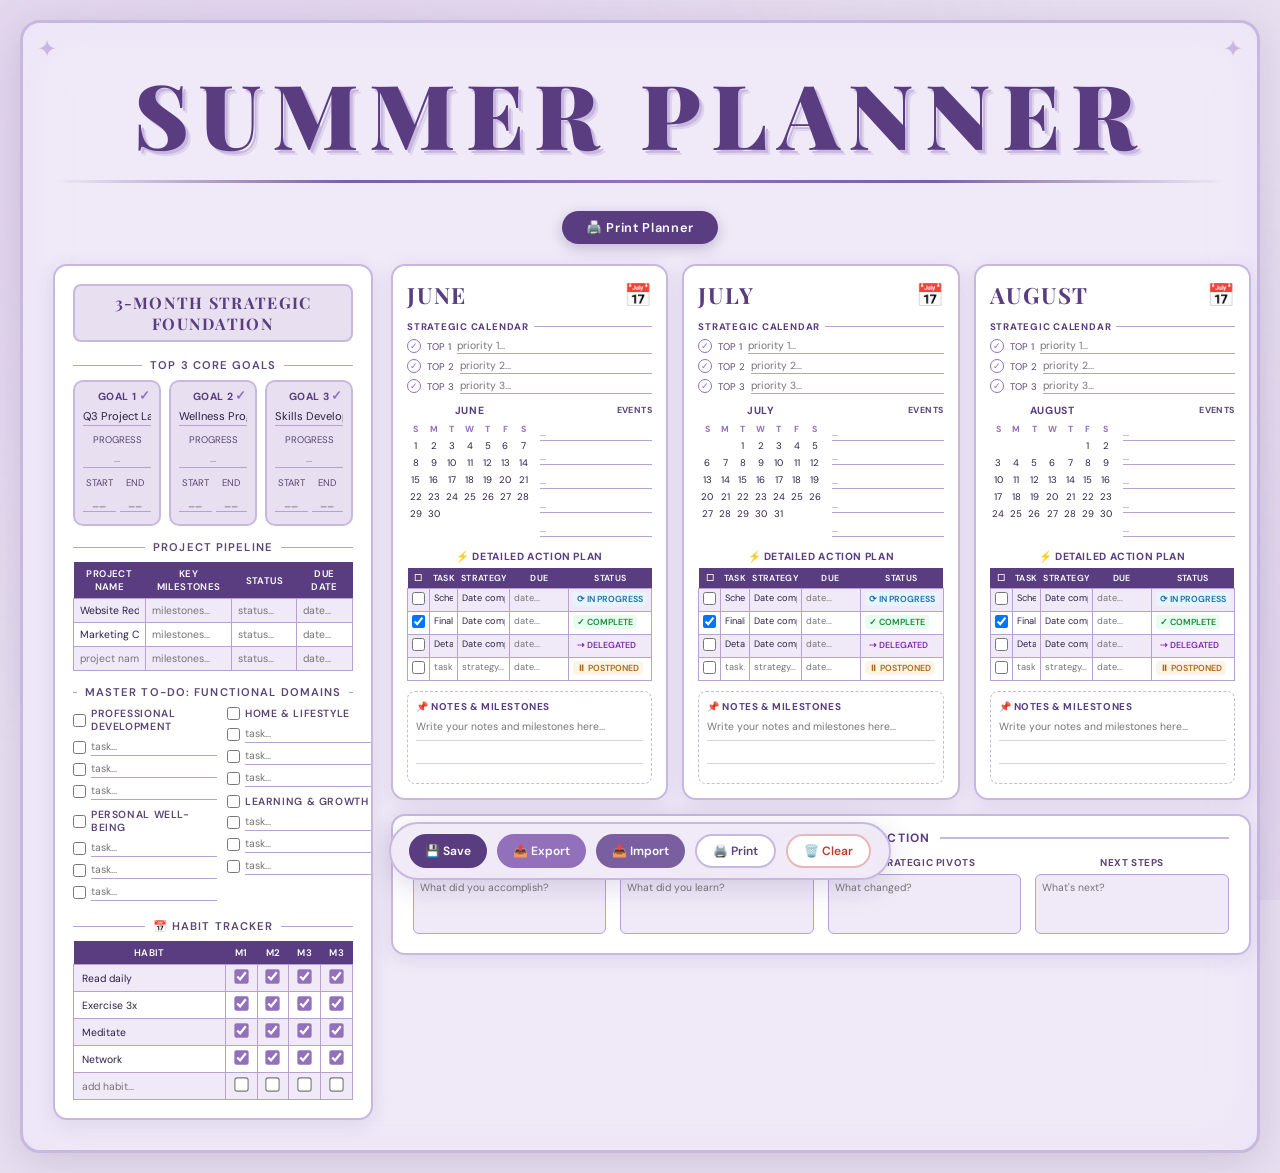
<file: summer-world.html>
<!DOCTYPE html>
<html lang="en">

<head>
    <meta charset="UTF-8">
    <meta name="viewport" content="width=device-width, initial-scale=1.0">
    <title>Summer Planner</title>
    <link
        href="https://fonts.googleapis.com/css2?family=Playfair+Display:wght@700;900&family=DM+Sans:wght@300;400;500;600&display=swap"
        rel="stylesheet">
    <style>
        :root {
            --lavender-bg: #e8e0f0;
            --lavender-light: #f0eaf8;
            --lavender-mid: #c8b8e0;
            --lavender-dark: #7a5fa0;
            --lavender-deep: #5a3d80;
            --purple-accent: #9370bb;
            --white: #ffffff;
            --text-dark: #2d1f45;
            --text-mid: #5a4575;
            --border-color: #b8a0d0;
            --shadow: 0 4px 20px rgba(90, 60, 130, 0.12);
            --card-bg: #f8f4fd;
        }

        * {
            box-sizing: border-box;
            margin: 0;
            padding: 0;
        }

        body {
            font-family: 'DM Sans', sans-serif;
            background: var(--lavender-bg);
            color: var(--text-dark);
            min-height: 100vh;
            padding: 20px;
        }

        /* Decorative background texture */
        body::before {
            content: '';
            position: fixed;
            inset: 0;
            background:
                radial-gradient(ellipse at 20% 20%, rgba(180, 140, 220, 0.15) 0%, transparent 60%),
                radial-gradient(ellipse at 80% 80%, rgba(150, 110, 200, 0.12) 0%, transparent 60%);
            pointer-events: none;
            z-index: 0;
        }

        .planner-wrapper {
            position: relative;
            z-index: 1;
            max-width: 1400px;
            margin: 0 auto;
            background: var(--lavender-light);
            border-radius: 20px;
            padding: 30px;
            border: 3px solid var(--lavender-mid);
            box-shadow: 0 8px 40px rgba(90, 60, 130, 0.18), inset 0 0 60px rgba(200, 180, 240, 0.1);
        }

        /* Decorative corner flourishes */
        .planner-wrapper::before,
        .planner-wrapper::after {
            content: '✦';
            position: absolute;
            font-size: 24px;
            color: var(--lavender-mid);
        }

        .planner-wrapper::before {
            top: 10px;
            left: 14px;
        }

        .planner-wrapper::after {
            top: 10px;
            right: 14px;
        }

        /* TITLE */
        .planner-title {
            text-align: center;
            font-family: 'Playfair Display', serif;
            font-size: clamp(3rem, 7vw, 6rem);
            font-weight: 900;
            color: var(--lavender-deep);
            letter-spacing: 0.12em;
            text-transform: uppercase;
            margin-bottom: 28px;
            text-shadow: 3px 3px 0 var(--lavender-mid), 5px 5px 0 rgba(160, 120, 200, 0.2);
            position: relative;
        }

        .planner-title::after {
            content: '';
            display: block;
            height: 3px;
            background: linear-gradient(90deg, transparent, var(--lavender-dark), var(--purple-accent), var(--lavender-dark), transparent);
            margin-top: 8px;
        }

        /* MAIN LAYOUT */
        .planner-grid {
            display: grid;
            grid-template-columns: 320px 1fr;
            gap: 18px;
        }

        /* PANEL CARD */
        .panel {
            background: var(--white);
            border-radius: 14px;
            border: 2px solid var(--lavender-mid);
            padding: 18px;
            box-shadow: var(--shadow);
        }

        .panel-title {
            font-family: 'Playfair Display', serif;
            font-size: 1rem;
            font-weight: 700;
            color: var(--lavender-deep);
            text-transform: uppercase;
            letter-spacing: 0.08em;
            background: var(--lavender-bg);
            border: 2px solid var(--lavender-mid);
            border-radius: 8px;
            padding: 6px 12px;
            margin-bottom: 16px;
            text-align: center;
        }

        .section-label {
            font-size: 0.7rem;
            font-weight: 600;
            color: var(--text-mid);
            text-transform: uppercase;
            letter-spacing: 0.1em;
            margin: 12px 0 8px;
            display: flex;
            align-items: center;
            gap: 8px;
        }

        .section-label::before,
        .section-label::after {
            content: '';
            flex: 1;
            height: 1px;
            background: var(--border-color);
        }

        /* ── LEFT PANEL ── */
        .left-panel {
            display: flex;
            flex-direction: column;
            gap: 14px;
        }

        /* Goals */
        .goals-grid {
            display: grid;
            grid-template-columns: repeat(3, 1fr);
            gap: 8px;
        }

        .goal-card {
            background: var(--lavender-bg);
            border: 2px solid var(--lavender-mid);
            border-radius: 10px;
            padding: 8px;
            text-align: center;
            position: relative;
        }

        .goal-card .goal-num {
            font-size: 0.65rem;
            font-weight: 700;
            color: var(--lavender-deep);
            text-transform: uppercase;
            letter-spacing: 0.06em;
        }

        .goal-card .checkmark {
            position: absolute;
            top: 5px;
            right: 8px;
            color: var(--purple-accent);
            font-size: 0.8rem;
        }

        .goal-card input[type="text"] {
            width: 100%;
            border: none;
            border-bottom: 1.5px solid var(--border-color);
            background: transparent;
            font-size: 0.7rem;
            color: var(--text-dark);
            font-family: 'DM Sans', sans-serif;
            text-align: center;
            outline: none;
            margin: 4px 0;
            padding: 2px 0;
        }

        .goal-meta {
            display: flex;
            justify-content: space-between;
            gap: 4px;
            margin-top: 4px;
        }

        .goal-meta span {
            font-size: 0.6rem;
            color: var(--text-mid);
        }

        .goal-meta input {
            width: 40px;
            border: none;
            border-bottom: 1px solid var(--border-color);
            background: transparent;
            font-size: 0.6rem;
            text-align: center;
            outline: none;
            font-family: 'DM Sans', sans-serif;
            color: var(--text-dark);
        }

        /* Project Pipeline */
        .pipeline-table {
            width: 100%;
            border-collapse: collapse;
            font-size: 0.65rem;
        }

        .pipeline-table th {
            background: var(--lavender-deep);
            color: var(--white);
            padding: 5px 6px;
            text-align: center;
            font-weight: 600;
            letter-spacing: 0.04em;
            font-size: 0.6rem;
        }

        .pipeline-table td {
            border: 1px solid var(--border-color);
            padding: 5px 6px;
        }

        .pipeline-table td input {
            width: 100%;
            border: none;
            background: transparent;
            font-size: 0.65rem;
            font-family: 'DM Sans', sans-serif;
            color: var(--text-dark);
            outline: none;
        }

        .pipeline-table tr:nth-child(odd) td {
            background: var(--lavender-light);
        }

        /* To-Do domains */
        .domains-grid {
            display: grid;
            grid-template-columns: 1fr 1fr;
            gap: 10px;
        }

        .domain-col label {
            font-size: 0.65rem;
            font-weight: 600;
            color: var(--text-mid);
            text-transform: uppercase;
            letter-spacing: 0.06em;
            display: flex;
            align-items: center;
            gap: 5px;
            margin-bottom: 5px;
        }

        .domain-col input[type="checkbox"] {
            accent-color: var(--purple-accent);
        }

        .domain-line {
            display: flex;
            align-items: center;
            gap: 5px;
            margin: 4px 0;
        }

        .domain-line input[type="text"] {
            flex: 1;
            border: none;
            border-bottom: 1px solid var(--border-color);
            background: transparent;
            font-size: 0.65rem;
            font-family: 'DM Sans', sans-serif;
            color: var(--text-dark);
            outline: none;
            padding: 2px 0;
        }

        /* Habit Tracker */
        .habit-table {
            width: 100%;
            border-collapse: collapse;
            font-size: 0.65rem;
        }

        .habit-table th {
            background: var(--lavender-deep);
            color: var(--white);
            padding: 5px 6px;
            text-align: center;
            font-weight: 600;
            font-size: 0.6rem;
            letter-spacing: 0.04em;
        }

        .habit-table td {
            border: 1px solid var(--border-color);
            padding: 5px 8px;
            text-align: center;
        }

        .habit-table td:first-child {
            text-align: left;
        }

        .habit-table tr:nth-child(odd) td {
            background: var(--lavender-light);
        }

        .habit-table td input[type="checkbox"] {
            accent-color: var(--purple-accent);
            transform: scale(1.1);
        }

        /* ── RIGHT PANEL ── */
        .right-panel {
            display: flex;
            flex-direction: column;
            gap: 14px;
        }

        .months-grid {
            display: grid;
            grid-template-columns: repeat(3, 1fr);
            gap: 14px;
        }

        .month-panel {
            background: var(--white);
            border-radius: 14px;
            border: 2px solid var(--lavender-mid);
            padding: 14px;
            box-shadow: var(--shadow);
        }

        .month-header {
            display: flex;
            align-items: center;
            justify-content: space-between;
            margin-bottom: 10px;
        }

        .month-name {
            font-family: 'Playfair Display', serif;
            font-size: 1.4rem;
            font-weight: 700;
            color: var(--lavender-deep);
            text-transform: uppercase;
            letter-spacing: 0.08em;
        }

        .calendar-icon {
            font-size: 1.4rem;
        }

        /* Strategic Calendar */
        .strategic-cal {
            margin-bottom: 10px;
        }

        .strategic-label {
            font-size: 0.6rem;
            font-weight: 700;
            color: var(--lavender-deep);
            text-transform: uppercase;
            letter-spacing: 0.08em;
            margin-bottom: 5px;
            display: flex;
            align-items: center;
            gap: 5px;
        }

        .strategic-label::after {
            content: '';
            flex: 1;
            height: 1px;
            background: var(--border-color);
        }

        .top-item {
            display: flex;
            align-items: center;
            gap: 6px;
            margin: 4px 0;
            font-size: 0.65rem;
            color: var(--text-mid);
        }

        .top-item input[type="text"] {
            flex: 1;
            border: none;
            border-bottom: 1px solid var(--border-color);
            background: transparent;
            font-size: 0.65rem;
            font-family: 'DM Sans', sans-serif;
            color: var(--text-dark);
            outline: none;
            padding: 1px 0;
        }

        .check-circle {
            width: 14px;
            height: 14px;
            border-radius: 50%;
            border: 1.5px solid var(--purple-accent);
            display: flex;
            align-items: center;
            justify-content: center;
            cursor: pointer;
            flex-shrink: 0;
            color: var(--purple-accent);
            font-size: 0.55rem;
            transition: background 0.2s;
        }

        .check-circle.checked {
            background: var(--purple-accent);
            color: white;
        }

        /* Calendar Grid */
        .cal-events-row {
            display: grid;
            grid-template-columns: 1fr auto;
            gap: 8px;
            align-items: start;
        }

        .mini-calendar {
            flex: 1;
        }

        .mini-cal-title {
            font-size: 0.65rem;
            font-weight: 700;
            text-align: center;
            color: var(--lavender-deep);
            text-transform: uppercase;
            letter-spacing: 0.06em;
            margin-bottom: 4px;
        }

        .mini-cal-grid {
            width: 100%;
            border-collapse: collapse;
            font-size: 0.6rem;
        }

        .mini-cal-grid th {
            color: var(--purple-accent);
            font-weight: 700;
            text-align: center;
            padding: 2px 1px;
            font-size: 0.55rem;
        }

        .mini-cal-grid td {
            text-align: center;
            padding: 2px 1px;
            color: var(--text-dark);
            cursor: pointer;
            border-radius: 4px;
            transition: background 0.2s;
        }

        .mini-cal-grid td:hover {
            background: var(--lavender-bg);
        }

        .mini-cal-grid td.today {
            background: var(--purple-accent);
            color: white;
            border-radius: 50%;
            font-weight: 700;
        }

        .mini-cal-grid td.marked {
            background: var(--lavender-mid);
            border-radius: 50%;
        }

        /* Events */
        .events-col {
            min-width: 60px;
        }

        .events-label {
            font-size: 0.55rem;
            font-weight: 700;
            color: var(--text-mid);
            text-transform: uppercase;
            letter-spacing: 0.05em;
            margin-bottom: 4px;
            text-align: right;
        }

        .event-line {
            margin: 3px 0;
        }

        .event-line input {
            width: 100%;
            border: none;
            border-bottom: 1px solid var(--border-color);
            background: transparent;
            font-size: 0.6rem;
            font-family: 'DM Sans', sans-serif;
            color: var(--text-dark);
            outline: none;
            padding: 1px 0;
        }

        /* Action Plan */
        .action-label {
            font-size: 0.65rem;
            font-weight: 700;
            color: var(--lavender-deep);
            text-transform: uppercase;
            letter-spacing: 0.06em;
            margin: 10px 0 5px;
            text-align: center;
        }

        .action-table {
            width: 100%;
            border-collapse: collapse;
            font-size: 0.58rem;
        }

        .action-table th {
            background: var(--lavender-deep);
            color: white;
            padding: 4px 3px;
            text-align: center;
            font-weight: 600;
            font-size: 0.55rem;
            letter-spacing: 0.04em;
        }

        .action-table td {
            border: 1px solid var(--border-color);
            padding: 3px 4px;
            vertical-align: top;
        }

        .action-table td input[type="text"] {
            width: 100%;
            border: none;
            background: transparent;
            font-size: 0.58rem;
            font-family: 'DM Sans', sans-serif;
            color: var(--text-dark);
            outline: none;
        }

        .action-table tr:nth-child(odd) td {
            background: var(--lavender-light);
        }

        .status-badge {
            display: inline-flex;
            align-items: center;
            gap: 3px;
            font-size: 0.55rem;
            font-weight: 600;
            padding: 1px 4px;
            border-radius: 4px;
            white-space: nowrap;
        }

        .status-badge.in-progress {
            background: #e8f4fd;
            color: #1a6fa8;
        }

        .status-badge.complete {
            background: #e8fdf0;
            color: #1a8a3a;
        }

        .status-badge.delegated {
            background: #f4e8fd;
            color: #7a2fa8;
        }

        .status-badge.postponed {
            background: #fdf4e8;
            color: #a86a1a;
        }

        /* Notes & Milestones */
        .notes-section {
            margin-top: 10px;
            border: 1.5px dashed var(--lavender-mid);
            border-radius: 8px;
            padding: 8px;
        }

        .notes-header {
            display: flex;
            align-items: center;
            gap: 5px;
            font-size: 0.62rem;
            font-weight: 700;
            color: var(--lavender-deep);
            text-transform: uppercase;
            letter-spacing: 0.06em;
            margin-bottom: 5px;
        }

        .notes-lines textarea {
            width: 100%;
            height: 52px;
            border: none;
            background: transparent;
            font-size: 0.65rem;
            font-family: 'DM Sans', sans-serif;
            color: var(--text-dark);
            outline: none;
            resize: none;
            line-height: 1.8;
            background-image: repeating-linear-gradient(transparent, transparent 22px, var(--border-color) 23px);
        }

        /* ── REFLECTION PANEL ── */
        .reflection-panel {
            background: var(--white);
            border-radius: 14px;
            border: 2px solid var(--lavender-mid);
            padding: 14px 20px;
            box-shadow: var(--shadow);
        }

        .reflection-title {
            font-size: 0.75rem;
            font-weight: 700;
            color: var(--lavender-deep);
            text-transform: uppercase;
            letter-spacing: 0.1em;
            display: flex;
            align-items: center;
            gap: 10px;
            margin-bottom: 10px;
        }

        .reflection-title::before,
        .reflection-title::after {
            content: '';
            flex: 1;
            height: 1.5px;
            background: var(--lavender-mid);
        }

        .reflection-grid {
            display: grid;
            grid-template-columns: repeat(4, 1fr);
            gap: 14px;
        }

        .reflection-col label {
            font-size: 0.62rem;
            font-weight: 700;
            color: var(--text-mid);
            text-transform: uppercase;
            letter-spacing: 0.06em;
            display: block;
            text-align: center;
            margin-bottom: 5px;
        }

        .reflection-col textarea {
            width: 100%;
            height: 60px;
            border: 1px solid var(--border-color);
            border-radius: 6px;
            background: var(--lavender-light);
            font-size: 0.65rem;
            font-family: 'DM Sans', sans-serif;
            color: var(--text-dark);
            outline: none;
            resize: none;
            padding: 6px;
        }

        .reflection-col textarea:focus {
            border-color: var(--purple-accent);
            box-shadow: 0 0 0 2px rgba(147, 112, 187, 0.15);
        }

        /* Focus styles */
        input:focus,
        textarea:focus {
            background: rgba(200, 184, 224, 0.08) !important;
        }

        /* Print button */
        .print-btn {
            display: flex;
            align-items: center;
            gap: 8px;
            margin: 0 auto 20px;
            padding: 8px 24px;
            background: var(--lavender-deep);
            color: white;
            border: none;
            border-radius: 30px;
            font-family: 'DM Sans', sans-serif;
            font-size: 0.8rem;
            font-weight: 600;
            letter-spacing: 0.05em;
            cursor: pointer;
            transition: transform 0.2s, box-shadow 0.2s, background 0.2s;
            box-shadow: 0 4px 14px rgba(90, 60, 130, 0.3);
        }

        .print-btn:hover {
            background: var(--purple-accent);
            transform: translateY(-1px);
            box-shadow: 0 6px 20px rgba(90, 60, 130, 0.4);
        }

        /* Week row label */
        .week-row td:first-child {
            color: var(--lavender-mid);
            font-size: 0.5rem;
        }

        @media print {
            body {
                padding: 0;
            }

            .planner-wrapper {
                box-shadow: none;
                border: 1px solid #ccc;
            }

            .print-btn {
                display: none;
            }
        }
    </style>
</head>

<body>
    <div class="planner-wrapper">
        <h1 class="planner-title">Summer Planner</h1>

        <div style="text-align:center; margin-bottom:20px;">
            <button class="print-btn" onclick="window.print()">🖨️ Print Planner</button>
        </div>

        <div class="planner-grid">

            <!-- ══════════ LEFT PANEL ══════════ -->
            <div class="left-panel">
                <div class="panel">
                    <div class="panel-title">3-Month Strategic Foundation</div>

                    <!-- TOP 3 GOALS -->
                    <div class="section-label">Top 3 Core Goals</div>
                    <div class="goals-grid">
                        <div class="goal-card">
                            <div class="goal-num">Goal 1 <span class="checkmark">✓</span></div>
                            <input type="text" placeholder="Goal title..." value="Q3 Project Launch">
                            <div style="font-size:0.6rem;color:var(--text-mid);margin-top:3px;">PROGRESS</div>
                            <input type="text" placeholder="..."
                                style="width:100%;border:none;border-bottom:1px solid var(--border-color);background:transparent;font-size:0.6rem;outline:none;font-family:'DM Sans',sans-serif;">
                            <div class="goal-meta">
                                <span>START <input type="text" placeholder="__"></span>
                                <span>END <input type="text" placeholder="__"></span>
                            </div>
                        </div>
                        <div class="goal-card">
                            <div class="goal-num">Goal 2 <span class="checkmark">✓</span></div>
                            <input type="text" placeholder="Goal title..." value="Wellness Program">
                            <div style="font-size:0.6rem;color:var(--text-mid);margin-top:3px;">PROGRESS</div>
                            <input type="text" placeholder="..."
                                style="width:100%;border:none;border-bottom:1px solid var(--border-color);background:transparent;font-size:0.6rem;outline:none;font-family:'DM Sans',sans-serif;">
                            <div class="goal-meta">
                                <span>START <input type="text" placeholder="__"></span>
                                <span>END <input type="text" placeholder="__"></span>
                            </div>
                        </div>
                        <div class="goal-card">
                            <div class="goal-num">Goal 3 <span class="checkmark">✓</span></div>
                            <input type="text" placeholder="Goal title..." value="Skills Development">
                            <div style="font-size:0.6rem;color:var(--text-mid);margin-top:3px;">PROGRESS</div>
                            <input type="text" placeholder="..."
                                style="width:100%;border:none;border-bottom:1px solid var(--border-color);background:transparent;font-size:0.6rem;outline:none;font-family:'DM Sans',sans-serif;">
                            <div class="goal-meta">
                                <span>START <input type="text" placeholder="__"></span>
                                <span>END <input type="text" placeholder="__"></span>
                            </div>
                        </div>
                    </div>

                    <!-- PROJECT PIPELINE -->
                    <div class="section-label" style="margin-top:14px;">Project Pipeline</div>
                    <table class="pipeline-table">
                        <thead>
                            <tr>
                                <th>PROJECT NAME</th>
                                <th>KEY MILESTONES</th>
                                <th>STATUS</th>
                                <th>DUE DATE</th>
                            </tr>
                        </thead>
                        <tbody>
                            <tr>
                                <td><input type="text" value="Website Redesign"></td>
                                <td><input type="text" placeholder="milestones..."></td>
                                <td><input type="text" placeholder="status..."></td>
                                <td><input type="text" placeholder="date..."></td>
                            </tr>
                            <tr>
                                <td><input type="text" value="Marketing Campaign"></td>
                                <td><input type="text" placeholder="milestones..."></td>
                                <td><input type="text" placeholder="status..."></td>
                                <td><input type="text" placeholder="date..."></td>
                            </tr>
                            <tr>
                                <td><input type="text" placeholder="project name..."></td>
                                <td><input type="text" placeholder="milestones..."></td>
                                <td><input type="text" placeholder="status..."></td>
                                <td><input type="text" placeholder="date..."></td>
                            </tr>
                        </tbody>
                    </table>

                    <!-- MASTER TO-DO -->
                    <div class="section-label" style="margin-top:14px;">Master To-Do: Functional Domains</div>
                    <div class="domains-grid">
                        <div class="domain-col">
                            <label><input type="checkbox"> Professional Development</label>
                            <div class="domain-line"><input type="checkbox"><input type="text" placeholder="task...">
                            </div>
                            <div class="domain-line"><input type="checkbox"><input type="text" placeholder="task...">
                            </div>
                            <div class="domain-line"><input type="checkbox"><input type="text" placeholder="task...">
                            </div>
                            <label style="margin-top:8px;"><input type="checkbox"> Personal Well-Being</label>
                            <div class="domain-line"><input type="checkbox"><input type="text" placeholder="task...">
                            </div>
                            <div class="domain-line"><input type="checkbox"><input type="text" placeholder="task...">
                            </div>
                            <div class="domain-line"><input type="checkbox"><input type="text" placeholder="task...">
                            </div>
                        </div>
                        <div class="domain-col">
                            <label><input type="checkbox"> Home & Lifestyle</label>
                            <div class="domain-line"><input type="checkbox"><input type="text" placeholder="task...">
                            </div>
                            <div class="domain-line"><input type="checkbox"><input type="text" placeholder="task...">
                            </div>
                            <div class="domain-line"><input type="checkbox"><input type="text" placeholder="task...">
                            </div>
                            <label style="margin-top:8px;"><input type="checkbox"> Learning & Growth</label>
                            <div class="domain-line"><input type="checkbox"><input type="text" placeholder="task...">
                            </div>
                            <div class="domain-line"><input type="checkbox"><input type="text" placeholder="task...">
                            </div>
                            <div class="domain-line"><input type="checkbox"><input type="text" placeholder="task...">
                            </div>
                        </div>
                    </div>

                    <!-- HABIT TRACKER -->
                    <div class="section-label" style="margin-top:14px;">📅 Habit Tracker</div>
                    <table class="habit-table">
                        <thead>
                            <tr>
                                <th>HABIT</th>
                                <th>M1</th>
                                <th>M2</th>
                                <th>M3</th>
                                <th>M3</th>
                            </tr>
                        </thead>
                        <tbody id="habitBody">
                            <!-- Generated by JS -->
                        </tbody>
                    </table>
                </div>
            </div><!-- /left -->

            <!-- ══════════ RIGHT PANEL ══════════ -->
            <div class="right-panel">
                <div class="months-grid" id="monthsGrid">
                    <!-- Generated by JS -->
                </div>

                <!-- REFLECTION -->
                <div class="reflection-panel">
                    <div class="reflection-title">End-of-3-Month Reflection</div>
                    <div class="reflection-grid">
                        <div class="reflection-col">
                            <label>Achievements</label>
                            <textarea placeholder="What did you accomplish?"></textarea>
                        </div>
                        <div class="reflection-col">
                            <label>Lessons Learned</label>
                            <textarea placeholder="What did you learn?"></textarea>
                        </div>
                        <div class="reflection-col">
                            <label>Strategic Pivots</label>
                            <textarea placeholder="What changed?"></textarea>
                        </div>
                        <div class="reflection-col">
                            <label>Next Steps</label>
                            <textarea placeholder="What's next?"></textarea>
                        </div>
                    </div>
                </div>
            </div><!-- /right -->

        </div><!-- /planner-grid -->
    </div><!-- /wrapper -->

    <script>
        // ── HABIT TRACKER ──
        const habits = ['Read daily', 'Exercise 3x', 'Meditate', 'Network'];
        const habitBody = document.getElementById('habitBody');
        habits.forEach(h => {
            const tr = document.createElement('tr');
            tr.innerHTML = `
    <td>${h}</td>
    <td><input type="checkbox" checked></td>
    <td><input type="checkbox" checked></td>
    <td><input type="checkbox" checked></td>
    <td><input type="checkbox" checked></td>
  `;
            habitBody.appendChild(tr);
        });
        // Add empty row
        const emptyTr = document.createElement('tr');
        emptyTr.innerHTML = `<td><input type="text" placeholder="add habit..." style="width:100%;border:none;background:transparent;font-size:0.65rem;outline:none;font-family:'DM Sans',sans-serif;"></td><td><input type="checkbox"></td><td><input type="checkbox"></td><td><input type="checkbox"></td><td><input type="checkbox"></td>`;
        habitBody.appendChild(emptyTr);

        const months = [
            { name: 'June', year: 2026, startDay: 0, days: 30 },
            { name: 'July', year: 2026, startDay: 2, days: 31 },
            { name: 'August', year: 2026, startDay: 5, days: 30 },
        ];

        function buildCalendar(m) {
            const days = m.days;
            const start = m.startDay;
            let cells = [];
            for (let i = 0; i < start; i++) cells.push('');
            for (let d = 1; d <= days; d++) cells.push(d);

            let html = `<table class="mini-cal-grid">
    <thead><tr><th>S</th><th>M</th><th>T</th><th>W</th><th>T</th><th>F</th><th>S</th></tr></thead>
    <tbody>`;

            let row = 0;
            for (let i = 0; i < cells.length; i += 7) {
                row++;
                html += `<tr class="week-row"><td style="font-size:0.5rem;color:var(--lavender-mid);">${row}</td>`;
                break;
            }
            html = '';
            html += `<table class="mini-cal-grid">
    <thead><tr><th>S</th><th>M</th><th>T</th><th>W</th><th>T</th><th>F</th><th>S</th></tr></thead>
    <tbody>`;

            let col = 0;
            html += '<tr>';
            for (let s = 0; s < start; s++) {
                html += '<td></td>';
                col++;
            }
            for (let d = 1; d <= days; d++) {
                if (col === 7) { html += '</tr><tr>'; col = 0; }
                html += `<td onclick="this.classList.toggle('marked')">${d}</td>`;
                col++;
            }
            while (col < 7 && col > 0) { html += '<td></td>'; col++; }
            html += '</tr></tbody></table>';
            return html;
        }
        const actionData = [
            [false, 'Schedule Launch Meeting', 'Date complete', 'IN PROGRESS'],
            [false, 'Finalise Budget', 'Date complete', 'COMPLETE'],
            [false, 'Detailize Campaigns', 'Date complete', 'DELEGATED'],
            [true, '', '', 'POSTPONED'],
        ];

        const statusClasses = {
            'IN PROGRESS': 'in-progress', 'COMPLETE': 'complete', 'DELEGATED': 'delegated', 'POSTPONED': 'postponed'
        };
        const statusIcons = {
            'IN PROGRESS': '⟳', 'COMPLETE': '✓', 'DELEGATED': '⇢', 'POSTPONED': '⏸'
        };

        function buildActionRows() {
            return actionData.map(([empty, task, strat, status]) => {
                const sc = statusClasses[status] || '';
                const si = statusIcons[status] || '';
                const taskVal = empty ? '' : task;
                const stratVal = empty ? '' : strat;
                return `<tr>
      <td><input type="checkbox" ${!empty && status === 'COMPLETE' ? 'checked' : ''}></td>
      <td><input type="text" value="${taskVal}" placeholder="task..."></td>
      <td><input type="text" value="${stratVal}" placeholder="strategy..."></td>
      <td><input type="text" placeholder="date..." style="width:50px;"></td>
      <td><span class="status-badge ${sc}">${si} ${status}</span></td>
    </tr>`;
            }).join('');
        }
        const grid = document.getElementById('monthsGrid');
        months.forEach(m => {
            const panel = document.createElement('div');
            panel.className = 'month-panel';
            panel.innerHTML = `
    <div class="month-header">
      <div class="month-name">${m.name}</div>
      <div class="calendar-icon">📅</div>
    </div>

    <!-- Strategic Calendar -->
    <div class="strategic-cal">
      <div class="strategic-label">Strategic Calendar</div>
      ${[1, 2, 3].map(n => `
        <div class="top-item">
          <span class="check-circle" onclick="this.classList.toggle('checked')">✓</span>
          <span style="font-size:0.6rem;color:var(--text-mid);white-space:nowrap;">TOP ${n}</span>
          <input type="text" placeholder="priority ${n}...">
        </div>
      `).join('')}
    </div>

    <!-- Calendar + Events -->
    <div class="cal-events-row">
      <div class="mini-calendar">
        <div class="mini-cal-title">${m.name.toUpperCase()}</div>
        ${buildCalendar(m)}
      </div>
      <div class="events-col">
        <div class="events-label">EVENTS</div>
        ${[1, 2, 3, 4, 5].map(() => `<div class="event-line"><input type="text" placeholder="..."></div>`).join('')}
      </div>
    </div>

    <!-- Detailed Action Plan -->
    <div class="action-label">⚡ Detailed Action Plan</div>
    <table class="action-table">
      <thead>
        <tr>
          <th style="width:16px;">☐</th>
          <th>TASK</th>
          <th>STRATEGY</th>
          <th>DUE</th>
          <th>STATUS</th>
        </tr>
      </thead>
      <tbody>${buildActionRows()}</tbody>
    </table>

    <!-- Notes & Milestones -->
    <div class="notes-section">
      <div class="notes-header">📌 Notes &amp; Milestones</div>
      <div class="notes-lines">
        <textarea placeholder="Write your notes and milestones here..."></textarea>
      </div>
    </div>
  `;
            grid.appendChild(panel);
        });

        // ══════════════════════════════════════════
        // AUTO-SAVE & LOAD  (localStorage)
        // ══════════════════════════════════════════

        const STORAGE_KEY = 'summerPlanner_v1';

        // Collect ALL saveable fields after DOM is fully built
        function gatherData() {
            const data = { inputs: {}, checkboxes: {}, checkCircles: {}, markedDays: {}, textareas: {} };

            // text inputs
            document.querySelectorAll('input[type="text"]').forEach((el, i) => {
                data.inputs[i] = el.value;
            });

            // checkboxes
            document.querySelectorAll('input[type="checkbox"]').forEach((el, i) => {
                data.checkboxes[i] = el.checked;
            });

            // check-circles (span toggles)
            document.querySelectorAll('.check-circle').forEach((el, i) => {
                data.checkCircles[i] = el.classList.contains('checked');
            });

            // marked calendar days
            document.querySelectorAll('.mini-cal-grid td').forEach((el, i) => {
                data.markedDays[i] = el.classList.contains('marked');
            });

            // textareas
            document.querySelectorAll('textarea').forEach((el, i) => {
                data.textareas[i] = el.value;
            });

            return data;
        }

        function applyData(data) {
            if (!data) return;

            document.querySelectorAll('input[type="text"]').forEach((el, i) => {
                if (data.inputs?.[i] !== undefined) el.value = data.inputs[i];
            });

            document.querySelectorAll('input[type="checkbox"]').forEach((el, i) => {
                if (data.checkboxes?.[i] !== undefined) el.checked = data.checkboxes[i];
            });

            document.querySelectorAll('.check-circle').forEach((el, i) => {
                if (data.checkCircles?.[i]) el.classList.add('checked');
                else el.classList.remove('checked');
            });

            document.querySelectorAll('.mini-cal-grid td').forEach((el, i) => {
                if (data.markedDays?.[i]) el.classList.add('marked');
                else el.classList.remove('marked');
            });

            document.querySelectorAll('textarea').forEach((el, i) => {
                if (data.textareas?.[i] !== undefined) el.value = data.textareas[i];
            });
        }

        function saveData() {
            try {
                localStorage.setItem(STORAGE_KEY, JSON.stringify(gatherData()));
                showToast('✅ Saved automatically!');
            } catch (e) { console.warn('Save failed', e); }
        }

        function loadData() {
            try {
                const raw = localStorage.getItem(STORAGE_KEY);
                if (raw) { applyData(JSON.parse(raw)); showToast('📂 Data loaded!'); }
            } catch (e) { console.warn('Load failed', e); }
        }

        // Export to JSON file
        function exportData() {
            const blob = new Blob([JSON.stringify(gatherData(), null, 2)], { type: 'application/json' });
            const a = document.createElement('a');
            a.href = URL.createObjectURL(blob);
            a.download = 'summer_planner_backup.json';
            a.click();
            showToast('💾 Exported to JSON file!');
        }

        // Import from JSON file
        function importData() {
            const input = document.createElement('input');
            input.type = 'file';
            input.accept = '.json';
            input.onchange = e => {
                const file = e.target.files[0];
                if (!file) return;
                const reader = new FileReader();
                reader.onload = ev => {
                    try {
                        const data = JSON.parse(ev.target.result);
                        applyData(data);
                        saveData();
                        showToast('✅ Data imported successfully!');
                    } catch { showToast('❌ Invalid file!'); }
                };
                reader.readAsText(file);
            };
            input.click();
        }

        function clearData() {
            if (!confirm('⚠️ Clear ALL saved data? This cannot be undone.')) return;
            localStorage.removeItem(STORAGE_KEY);
            location.reload();
        }

        // Toast notification
        function showToast(msg) {
            let t = document.getElementById('planner-toast');
            if (!t) {
                t = document.createElement('div');
                t.id = 'planner-toast';
                t.style.cssText = `position:fixed;bottom:28px;right:28px;background:var(--lavender-deep);color:white;
      padding:10px 20px;border-radius:30px;font-family:'DM Sans',sans-serif;font-size:0.8rem;font-weight:600;
      box-shadow:0 4px 20px rgba(90,60,130,0.4);z-index:9999;transition:opacity 0.4s;opacity:0;pointer-events:none;`;
                document.body.appendChild(t);
            }
            t.textContent = msg;
            t.style.opacity = '1';
            clearTimeout(t._timer);
            t._timer = setTimeout(() => { t.style.opacity = '0'; }, 2200);
        }

        // Auto-save on any input change (debounced)
        let saveTimer;
        document.addEventListener('input', () => { clearTimeout(saveTimer); saveTimer = setTimeout(saveData, 800); });
        document.addEventListener('change', () => { clearTimeout(saveTimer); saveTimer = setTimeout(saveData, 800); });
        // Also save when clicking check-circles or calendar days
        document.addEventListener('click', e => {
            if (e.target.classList.contains('check-circle') || e.target.closest('.mini-cal-grid td')) {
                clearTimeout(saveTimer); saveTimer = setTimeout(saveData, 500);
            }
        });
        window.addEventListener('load', loadData);
    </script>
    <!-- ── SAVE TOOLBAR ── -->
    <div
        style="position:fixed;bottom:20px;left:50%;transform:translateX(-50%);display:flex;gap:10px;z-index:999;background:rgba(240,234,248,0.92);backdrop-filter:blur(10px);padding:10px 18px;border-radius:40px;border:2px solid var(--lavender-mid);box-shadow:0 6px 30px rgba(90,60,130,0.2);">
        <button onclick="saveData()" title="Save now"
            style="background:var(--lavender-deep);color:white;border:none;border-radius:20px;padding:7px 16px;font-family:'DM Sans',sans-serif;font-size:0.75rem;font-weight:600;cursor:pointer;display:flex;align-items:center;gap:5px;">💾
            Save</button>
        <button onclick="exportData()" title="Export JSON backup"
            style="background:var(--purple-accent);color:white;border:none;border-radius:20px;padding:7px 16px;font-family:'DM Sans',sans-serif;font-size:0.75rem;font-weight:600;cursor:pointer;display:flex;align-items:center;gap:5px;">📤
            Export</button>
        <button onclick="importData()" title="Import JSON backup"
            style="background:var(--lavender-dark);color:white;border:none;border-radius:20px;padding:7px 16px;font-family:'DM Sans',sans-serif;font-size:0.75rem;font-weight:600;cursor:pointer;display:flex;align-items:center;gap:5px;">📥
            Import</button>
        <button onclick="window.print()" title="Print"
            style="background:white;color:var(--lavender-deep);border:2px solid var(--lavender-mid);border-radius:20px;padding:7px 16px;font-family:'DM Sans',sans-serif;font-size:0.75rem;font-weight:600;cursor:pointer;display:flex;align-items:center;gap:5px;">🖨️
            Print</button>
        <button onclick="clearData()" title="Clear all data"
            style="background:white;color:#c0392b;border:2px solid #e8b8b8;border-radius:20px;padding:7px 16px;font-family:'DM Sans',sans-serif;font-size:0.75rem;font-weight:600;cursor:pointer;display:flex;align-items:center;gap:5px;">🗑️
            Clear</button>
    </div>
</body>

</html>
</file>
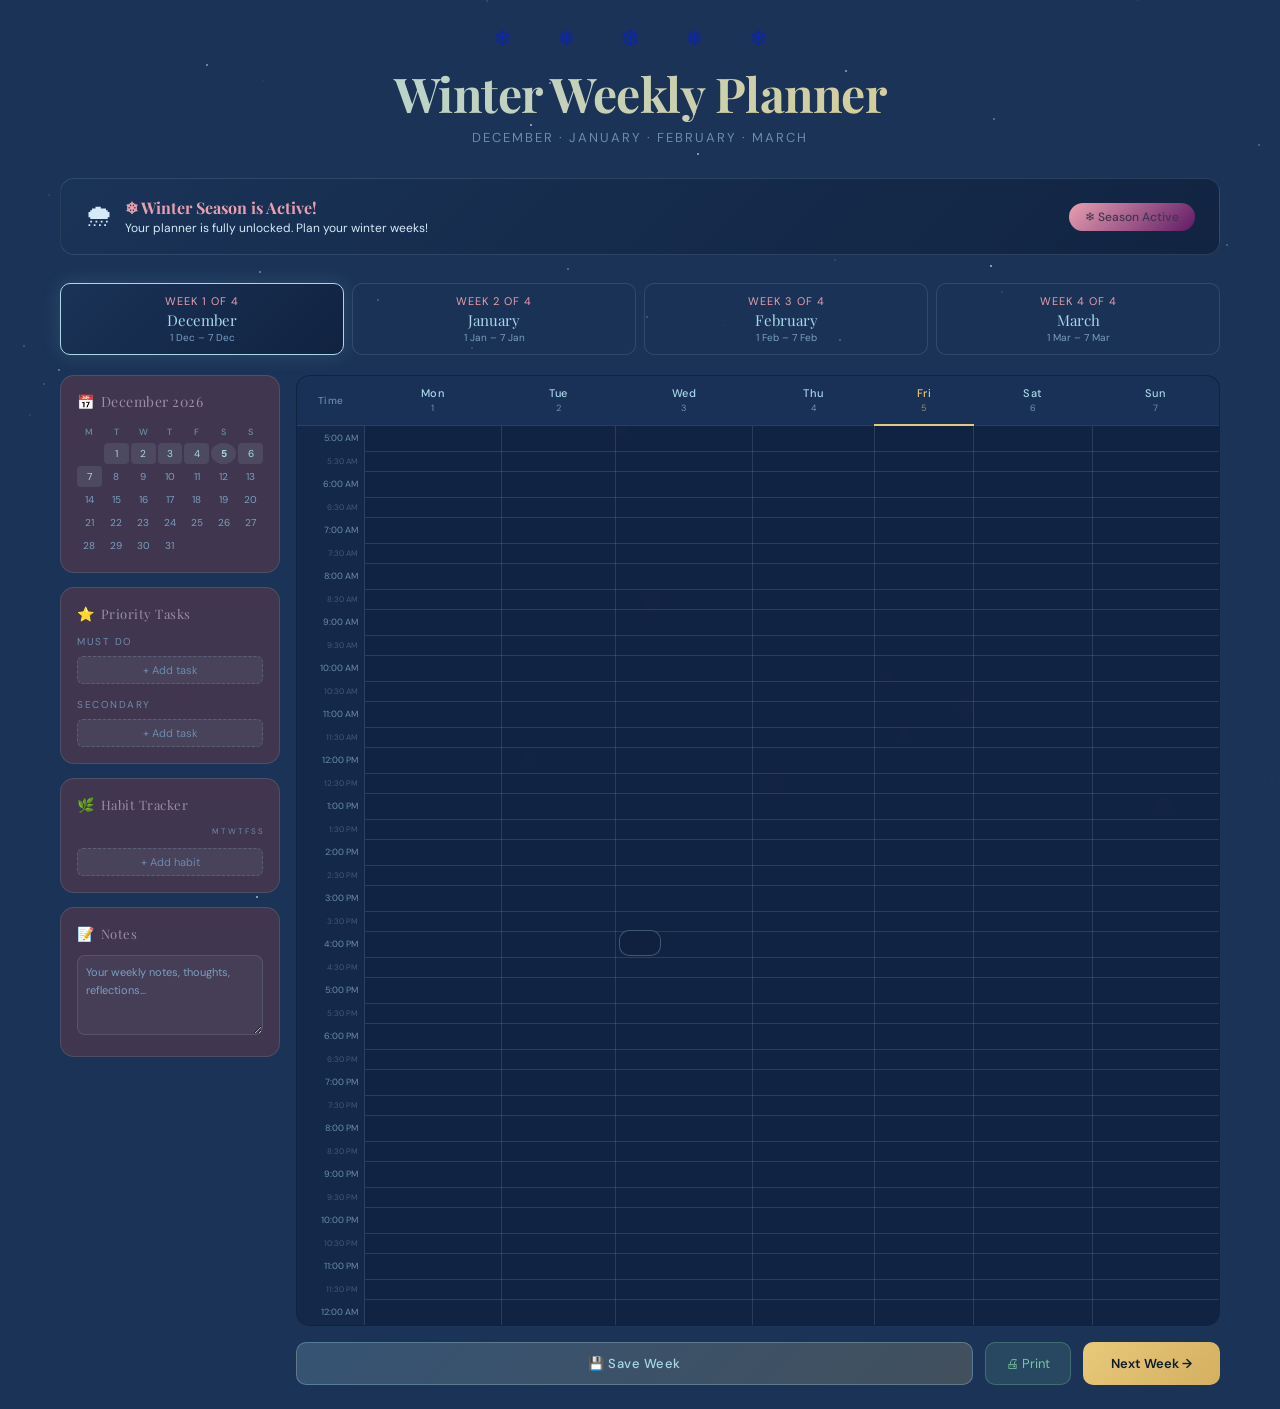
<file: winter-world.html>
<!DOCTYPE html>
<html lang="en">

<head>
    <meta charset="UTF-8">
    <meta name="viewport" content="width=device-width, initial-scale=1.0">
    <title>Winter Weekly Planner</title>
    <link
        href="https://fonts.googleapis.com/css2?family=Playfair+Display:wght@400;600;700&family=DM+Sans:wght@300;400;500&display=swap"
        rel="stylesheet">
    <style>
        :root {
            --night: #0d1b2a;
            --deep: #112240;
            --mid: #1a3357;
            --frost: #a8d8ea;
            --ice: #d6eaf8;
            --snow: #f0f7ff;
            --gold: #e8c97a;
            --rose: #e8a0b0;
            --sage: #7bc4a0;
            --muted: #6a8cad;
            --text: #d6eaf8;
            --text-dim: #7a9fc0;
            --border: rgba(168, 216, 234, 0.15);
            --radius: 14px;
        }

        * {
            margin: 0;
            padding: 0;
            box-sizing: border-box;
        }

        body {
            font-family: 'DM Sans', sans-serif;
            background: var(--mid);
            color: var(--text);
            min-height: 100vh;
            overflow-x: hidden;
        }

        /* Animated snow background */
        .snow-bg {
            position: fixed;
            inset: 0;
            pointer-events: none;
            z-index: 0;
            overflow: hidden;
        }

        .flake {
            position: absolute;
            top: -20px;
            color: rgba(168, 216, 234, 0.4);
            font-size: 12px;
            animation: fall linear infinite;
            user-select: none;
        }

        @keyframes fall {
            to {
                transform: translateY(110vh) rotate(360deg);
            }
        }

        /* Stars */
        .stars {
            position: fixed;
            inset: 0;
            pointer-events: none;
            z-index: 0;
        }

        .star {
            position: absolute;
            width: 2px;
            height: 2px;
            background: white;
            border-radius: 50%;
            animation: twinkle ease-in-out infinite;
        }

        @keyframes twinkle {

            0%,
            100% {
                opacity: 0.2;
            }

            50% {
                opacity: 1;
            }
        }

        .app {
            position: relative;
            z-index: 1;
            max-width: 1200px;
            margin: 0 auto;
            padding: 24px 20px;
        }

        /* HEADER */
        header {
            text-align: center;
            margin-bottom: 32px;
            position: relative;
        }

        .header-snowflakes {
            font-size: 22px;
            color: #081fd1;
            opacity: 0.6;
            letter-spacing: 20px;
            margin-bottom: 8px;
            animation: float 4s ease-in-out infinite;
        }

        @keyframes float {

            0%,
            100% {
                transform: translateY(0)
            }

            50% {
                transform: translateY(-5px)
            }
        }

        h1 {
            font-family: 'Playfair Display', serif;
            font-size: clamp(28px, 5vw, 48px);
            font-weight: 700;
            background: linear-gradient(135deg, var(--frost), var(--gold));
            -webkit-background-clip: text;
            -webkit-text-fill-color: transparent;
            letter-spacing: -0.5px;
        }

        .header-sub {
            font-size: 13px;
            color: var(--muted);
            margin-top: 4px;
            letter-spacing: 2px;
            text-transform: uppercase;
        }

        /* COUNTDOWN BANNER */
        .countdown-banner {
            background: linear-gradient(135deg, rgba(26, 51, 87, 0.9), rgba(17, 34, 64, 0.9));
            border: 1px solid var(--border);
            border-radius: var(--radius);
            padding: 18px 24px;
            margin-bottom: 28px;
            display: flex;
            align-items: center;
            justify-content: space-between;
            gap: 12px;
            backdrop-filter: blur(10px);
            flex-wrap: wrap;
        }

        .countdown-left {
            display: flex;
            align-items: center;
            gap: 12px;
        }

        .countdown-icon {
            font-size: 28px;
        }

        .countdown-text h2 {
            font-family: 'Playfair Display', serif;
            font-size: 16px;
            color: var(--rose);
        }

        .countdown-text p {
            font-size: 12px;
            color: var(--ice);
            margin-top: 2px;
        }

        .countdown-timer {
            display: flex;
            gap: 12px;
        }

        .timer-block {
            text-align: center;
            background: rgba(168, 216, 234, 0.08);
            border: 1px solid var(--border);
            border-radius: 10px;
            padding: 8px 14px;
        }

        .timer-num {
            font-family: 'Playfair Display', serif;
            font-size: 22px;
            color: var(--rose);
            font-weight: 700;
        }

        .timer-label {
            font-size: 10px;
            color: var(--rose);
            text-transform: uppercase;
            letter-spacing: 1px;
        }

        .active-badge {
            background: linear-gradient(135deg, var(--rose), #5f1a67);
            color: #40364f;
            font-size: 12px;
            font-weight: 500;
            padding: 6px 16px;
            border-radius: 20px;
            display: none;
        }

        /* WEEK TABS */
        .week-tabs {
            display: flex;
            gap: 8px;
            margin-bottom: 20px;
            flex-wrap: wrap;
        }

        .week-tab {
            flex: 1;
            min-width: 120px;
            background: rgba(26, 51, 87, 0.5);
            border: 1px solid var(--border);
            border-radius: 10px;
            padding: 10px 16px;
            text-align: center;
            cursor: pointer;
            transition: all 0.2s;
            position: relative;
            overflow: hidden;
        }

        .week-tab:hover {
            border-color: rgba(168, 216, 234, 0.35);
            background: rgba(26, 51, 87, 0.8);
        }

        .week-tab.active {
            background: linear-gradient(135deg, rgba(26, 51, 87, 0.95), rgba(17, 34, 64, 0.95));
            border-color: var(--frost);
            box-shadow: 0 0 20px rgba(168, 216, 234, 0.15);
        }

        .week-tab.locked {
            cursor: not-allowed;
            opacity: 0.45;
        }

        .week-tab.locked:hover {
            border-color: var(--border);
            background: rgba(26, 51, 87, 0.5);
        }

        .tab-label {
            font-size: 11px;
            color: var(--rose);
            text-transform: uppercase;
            letter-spacing: 1px;
        }

        .tab-title {
            font-family: 'Playfair Display', serif;
            font-size: 15px;
            color: var(--frost);
            margin-top: 2px;
        }

        .tab-dates {
            font-size: 10px;
            color: var(--text-dim);
            margin-top: 1px;
        }

        .lock-icon-tab {
            font-size: 14px;
            position: absolute;
            top: 8px;
            right: 10px;
        }

        /* MAIN LAYOUT */
        .planner-layout {
            display: grid;
            grid-template-columns: 220px 1fr;
            gap: 16px;
            align-items: start;
        }

        @media (max-width: 768px) {
            .planner-layout {
                grid-template-columns: 1fr;
            }
        }

        /* SIDEBAR */
        .sidebar {
            display: flex;
            flex-direction: column;
            gap: 14px;
        }

        .card {
            background: #40364f;
            border: 1px solid var(--border);
            border-radius: var(--radius);
            padding: 16px;
            backdrop-filter: blur(8px);
        }

        .card-title {
            font-family: 'Playfair Display', serif;
            font-size: 13px;
            color: #998daa;
            margin-bottom: 12px;
            letter-spacing: 0.5px;
            display: flex;
            align-items: center;
            gap: 6px;
        }

        .card-title span {
            font-size: 14px;
        }

        /* Mini Calendar */
        .mini-cal-grid {
            display: grid;
            grid-template-columns: repeat(7, 1fr);
            gap: 2px;
            text-align: center;
        }

        .cal-day-head {
            font-size: 9px;
            color: var(--muted);
            padding: 3px 0;
            font-weight: 500;
        }

        .cal-day {
            font-size: 10px;
            padding: 4px 2px;
            border-radius: 4px;
            cursor: default;
            color: var(--text-dim);
            transition: background 0.15s;
        }

        .cal-day.in-week {
            color: var(--text);
        }

        .cal-day.today {
            background: var(--gold);
            color: var(--rose);
            font-weight: 700;
            border-radius: 50%;
        }

        .cal-day.selected-week {
            background: rgba(168, 216, 234, 0.12);
            color: var(--frost);
        }

        /* Task lists */
        .section-label {
            font-size: 10px;
            color: var(--muted);
            text-transform: uppercase;
            letter-spacing: 1.5px;
            margin-bottom: 8px;
            margin-top: 4px;
        }

        .task-input-row {
            display: flex;
            gap: 6px;
            margin-bottom: 6px;
            align-items: center;
        }

        .task-cb {
            width: 14px;
            height: 14px;
            border-radius: 3px;
            border: 1px solid var(--muted);
            flex-shrink: 0;
            cursor: pointer;
            transition: all 0.15s;
            display: flex;
            align-items: center;
            justify-content: center;
            background: transparent;
        }

        .task-cb.checked {
            background: var(--sage);
            border-color: var(--sage);
        }

        .task-cb.checked::after {
            content: '✓';
            font-size: 9px;
            color: var(--night);
            font-weight: 700;
        }

        .task-input {
            flex: 1;
            background: rgba(168, 216, 234, 0.06);
            border: 1px solid var(--border);
            border-radius: 6px;
            padding: 5px 8px;
            font-size: 11px;
            color: var(--text);
            font-family: 'DM Sans', sans-serif;
            outline: none;
            transition: border 0.15s;
        }

        .task-input:focus {
            border-color: rgba(168, 216, 234, 0.4);
        }

        .task-input::placeholder {
            color: var(--text-dim);
        }

        .add-task-btn {
            width: 100%;
            padding: 6px;
            border-radius: 6px;
            background: rgba(168, 216, 234, 0.08);
            border: 1px dashed rgba(168, 216, 234, 0.2);
            color: var(--muted);
            font-size: 11px;
            cursor: pointer;
            transition: all 0.15s;
            font-family: 'DM Sans', sans-serif;
        }

        .add-task-btn:hover {
            background: rgba(168, 216, 234, 0.14);
            color: var(--frost);
        }

        /* Notes */
        .notes-area {
            width: 100%;
            background: rgba(168, 216, 234, 0.05);
            border: 1px solid var(--border);
            border-radius: 8px;
            padding: 8px;
            color: var(--text);
            font-family: 'DM Sans', sans-serif;
            font-size: 11px;
            resize: vertical;
            min-height: 80px;
            outline: none;
            line-height: 1.6;
        }

        .notes-area:focus {
            border-color: rgba(168, 216, 234, 0.35);
        }

        .notes-area::placeholder {
            color: var(--text-dim);
        }

        /* SCHEDULE */
        .schedule-area {
            overflow-x: auto;
        }

        .schedule-table {
            width: 100%;
            border-collapse: collapse;
            background: rgba(17, 34, 64, 0.85);
            border: 1px solid var(--border);
            border-radius: var(--radius);
            overflow: hidden;
            backdrop-filter: blur(8px);
            min-width: 600px;
        }

        .schedule-table th {
            background: rgba(26, 51, 87, 0.95);
            padding: 10px 6px;
            font-size: 11px;
            font-weight: 500;
            color: var(--frost);
            border-bottom: 1px solid var(--border);
            text-align: center;
            letter-spacing: 0.5px;
        }

        .schedule-table th.time-head {
            color: var(--muted);
            font-size: 10px;
            width: 68px;
        }

        .schedule-table th.today-col {
            color: var(--gold);
            border-bottom: 2px solid var(--gold);
        }

        .time-cell {
            font-size: 9px;
            color: var(--muted);
            padding: 0 6px;
            text-align: right;
            white-space: nowrap;
            background: rgba(26, 51, 87, 0.4);
            border-right: 1px solid var(--border);
            vertical-align: middle;
        }

        .time-cell.half {
            color: rgba(106, 140, 173, 0.5);
            font-size: 8px;
        }

        .sched-cell {
            border: 0.5px solid var(--border);
            padding: 2px 4px;
            height: 26px;
            vertical-align: middle;
            cursor: pointer;
            transition: background 0.15s;
            position: relative;
        }

        .sched-cell:hover {
            background: rgba(168, 216, 234, 0.08);
        }

        .sched-cell.half-hour {
            height: 20px;
        }

        .cell-content {
            font-size: 9px;
            font-weight: 500;
            padding: 2px 5px;
            border-radius: 3px;
            text-align: center;
            white-space: nowrap;
            overflow: hidden;
            text-overflow: ellipsis;
            max-width: 100%;
            display: inline-block;
        }

        /* Category colors */
        .cat-wellness {
            background: rgba(123, 196, 160, 0.25);
            color: #7bc4a0;
        }

        .cat-work {
            background: rgba(168, 216, 234, 0.25);
            color: var(--frost);
        }

        .cat-side {
            background: rgba(232, 201, 122, 0.25);
            color: var(--gold);
        }

        .cat-personal {
            background: rgba(232, 160, 176, 0.25);
            color: var(--rose);
        }

        .cat-meal {
            background: rgba(180, 220, 140, 0.25);
            color: #a0d860;
        }

        .cat-study {
            background: rgba(200, 170, 255, 0.25);
            color: #c8aaff;
        }

        .cat-exercise {
            background: rgba(255, 180, 100, 0.25);
            color: #40364f;
        }

        .cat-social {
            background: rgba(255, 140, 160, 0.25);
            color: #ea5b73;
        }

        .cat-rest {
            background: rgba(140, 180, 255, 0.25);
            color: #8cb4ff;
        }

        .cat-other {
            background: rgba(168, 216, 234, 0.12);
            color: var(--muted);
        }

        /* CONTEXT MENU */
        .context-menu {
            position: fixed;
            z-index: 9999;
            background: rgba(17, 34, 64, 0.98);
            border: 1px solid rgba(168, 216, 234, 0.3);
            border-radius: 14px;
            padding: 8px;
            min-width: 220px;
            box-shadow: 0 20px 60px rgba(0, 0, 10, 0.6);
            backdrop-filter: blur(20px);
            display: none;
            animation: menuIn 0.15s ease;
        }

        @keyframes menuIn {
            from {
                opacity: 0;
                transform: scale(0.95) translateY(-4px)
            }

            to {
                opacity: 1;
                transform: scale(1) translateY(0)
            }
        }

        .ctx-section-label {
            font-size: 9px;
            color: var(--muted);
            text-transform: uppercase;
            letter-spacing: 1.5px;
            padding: 4px 10px 6px;
        }

        .ctx-cat-grid {
            display: grid;
            grid-template-columns: 1fr 1fr;
            gap: 4px;
            padding: 0 4px 8px;
        }

        .ctx-cat-btn {
            padding: 7px 8px;
            border-radius: 8px;
            border: 1px solid transparent;
            cursor: pointer;
            font-size: 10px;
            font-weight: 500;
            font-family: 'DM Sans', sans-serif;
            transition: all 0.15s;
            text-align: center;
        }

        .ctx-cat-btn:hover {
            filter: brightness(1.3);
            transform: scale(1.03);
        }

        .ctx-divider {
            height: 1px;
            background: var(--border);
            margin: 4px 8px;
        }

        .ctx-text-row {
            padding: 4px 8px;
            display: flex;
            gap: 6px;
            align-items: center;
        }

        .ctx-text-input {
            flex: 1;
            background: rgba(168, 216, 234, 0.08);
            border: 1px solid var(--border);
            border-radius: 7px;
            padding: 6px 8px;
            color: var(--text);
            font-family: 'DM Sans', sans-serif;
            font-size: 11px;
            outline: none;
        }

        .ctx-text-input:focus {
            border-color: rgba(168, 216, 234, 0.4);
        }

        .ctx-apply-btn {
            padding: 6px 12px;
            background: var(--frost);
            color: var(--night);
            border: none;
            border-radius: 7px;
            cursor: pointer;
            font-size: 11px;
            font-weight: 500;
            font-family: 'DM Sans', sans-serif;
            white-space: nowrap;
        }

        .ctx-clear-btn {
            width: 100%;
            margin: 4px 0 0;
            padding: 7px;
            border-radius: 8px;
            background: rgba(232, 160, 176, 0.12);
            border: 1px solid rgba(232, 160, 176, 0.2);
            color: var(--rose);
            font-size: 11px;
            cursor: pointer;
            font-family: 'DM Sans', sans-serif;
            transition: all 0.15s;
        }

        .ctx-clear-btn:hover {
            background: rgba(232, 160, 176, 0.22);
        }

        /* HABIT TRACKER */
        .habit-row {
            display: flex;
            align-items: center;
            gap: 8px;
            margin-bottom: 8px;
        }

        .habit-name-input {
            flex: 1;
            background: transparent;
            border: none;
            border-bottom: 1px solid var(--border);
            color: var(--text);
            font-family: 'DM Sans', sans-serif;
            font-size: 11px;
            padding: 3px 0;
            outline: none;
        }

        .habit-name-input::placeholder {
            color: var(--text-dim);
        }

        .habit-dots {
            display: flex;
            gap: 3px;
        }

        .habit-dot {
            width: 12px;
            height: 12px;
            border-radius: 50%;
            border: 1px solid var(--muted);
            cursor: pointer;
            background: transparent;
            transition: all 0.15s;
        }

        .habit-dot.done {
            background: var(--sage);
            border-color: var(--sage);
        }

        /* SAVE BUTTON */
        .bottom-actions {
            display: flex;
            gap: 12px;
            margin-top: 16px;
            flex-wrap: wrap;
        }

        .btn-save {
            flex: 1;
            padding: 12px 24px;
            background: linear-gradient(135deg, rgba(168, 216, 234, 0.2), rgba(232, 201, 122, 0.2));
            border: 1px solid rgba(168, 216, 234, 0.3);
            border-radius: 10px;
            color: var(--frost);
            font-size: 13px;
            font-weight: 500;
            font-family: 'DM Sans', sans-serif;
            cursor: pointer;
            transition: all 0.2s;
            letter-spacing: 0.5px;
        }

        .btn-save:hover {
            background: linear-gradient(135deg, rgba(168, 216, 234, 0.3), rgba(232, 201, 122, 0.3));
            transform: translateY(-1px);
        }

        .btn-next {
            padding: 12px 28px;
            background: linear-gradient(135deg, var(--gold), #d4b060);
            border: none;
            border-radius: 10px;
            color: var(--night);
            font-size: 13px;
            font-weight: 600;
            font-family: 'DM Sans', sans-serif;
            cursor: pointer;
            transition: all 0.2s;
        }

        .btn-next:hover {
            transform: translateY(-1px);
            box-shadow: 0 6px 20px rgba(232, 201, 122, 0.3);
        }

        .btn-next:disabled {
            opacity: 0.4;
            cursor: not-allowed;
            transform: none;
        }

        .btn-print {
            padding: 12px 20px;
            background: rgba(123, 196, 160, 0.15);
            border: 1px solid rgba(123, 196, 160, 0.3);
            border-radius: 10px;
            color: var(--sage);
            font-size: 13px;
            font-family: 'DM Sans', sans-serif;
            cursor: pointer;
            transition: all 0.2s;
        }

        .btn-print:hover {
            background: rgba(123, 196, 160, 0.25);
        }

        /* TOAST */
        .toast {
            position: fixed;
            bottom: 24px;
            left: 50%;
            transform: translateX(-50%) translateY(80px);
            background: rgba(17, 34, 64, 0.95);
            border: 1px solid rgba(168, 216, 234, 0.3);
            border-radius: 10px;
            padding: 12px 20px;
            font-size: 13px;
            color: var(--frost);
            transition: transform 0.3s ease;
            z-index: 99999;
            white-space: nowrap;
            backdrop-filter: blur(10px);
        }

        .toast.show {
            transform: translateX(-50%) translateY(0);
        }

        /* WAITING STATE overlay */
        .waiting-overlay {
            display: none;
            position: absolute;
            inset: 0;
            z-index: 10;
            background: rgba(13, 27, 42, 0.7);
            border-radius: var(--radius);
            align-items: center;
            justify-content: center;
            flex-direction: column;
            gap: 8px;
            backdrop-filter: blur(4px);
        }

        .waiting-overlay.show {
            display: flex;
        }

        .waiting-overlay p {
            font-size: 12px;
            color: var(--muted);
        }

        .waiting-flake {
            font-size: 32px;
            animation: float 2s ease-in-out infinite;
        }

        .schedule-wrapper {
            position: relative;
        }
    </style>
</head>

<body>

    <!-- Background effects -->
    <div class="snow-bg" id="snowBg"></div>
    <div class="stars" id="starsBg"></div>

    <div class="app">

        <!-- Header -->
        <header>
            <div class="header-snowflakes">❄ ❅ ❆ ❅ ❄</div>
            <h1>Winter Weekly Planner</h1>
            <p class="header-sub">December · January · February · March</p>
        </header>

        <!-- Countdown Banner -->
        <div class="countdown-banner" id="countdownBanner">
            <div class="countdown-left">
                <div class="countdown-icon">🌨</div>
                <div class="countdown-text">
                    <h2 id="bannerTitle">Winter Season Begins December 1</h2>
                    <p id="bannerSub">Your planner will unlock when winter arrives</p>
                </div>
            </div>
            <div class="countdown-timer" id="timerBlocks">
                <div class="timer-block">
                    <div class="timer-num" id="tDays">--</div>
                    <div class="timer-label">Days</div>
                </div>
                <div class="timer-block">
                    <div class="timer-num" id="tHours">--</div>
                    <div class="timer-label">Hours</div>
                </div>
                <div class="timer-block">
                    <div class="timer-num" id="tMins">--</div>
                    <div class="timer-label">Mins</div>
                </div>
            </div>
            <div class="active-badge" id="activeBadge">❄ Season Active</div>
        </div>

        <!-- Week Tabs -->
        <div class="week-tabs" id="weekTabs"></div>

        <!-- Main Planner -->
        <div class="planner-layout">

            <!-- Sidebar -->
            <div class="sidebar">

                <!-- Mini Calendar -->
                <div class="card">
                    <div class="card-title"><span>📅</span> <span id="calMonthLabel">Month</span></div>
                    <div class="mini-cal-grid" id="miniCalGrid"></div>
                </div>

                <!-- Most Important Tasks -->
                <div class="card">
                    <div class="card-title"><span>⭐</span> Priority Tasks</div>
                    <div class="section-label">Must Do</div>
                    <div id="importantTasks"></div>
                    <button class="add-task-btn" onclick="addTask('important')">+ Add task</button>
                    <div class="section-label" style="margin-top:14px;">Secondary</div>
                    <div id="secondaryTasks"></div>
                    <button class="add-task-btn" onclick="addTask('secondary')">+ Add task</button>
                </div>

                <!-- Habit Tracker -->
                <div class="card">
                    <div class="card-title"><span>🌿</span> Habit Tracker</div>
                    <div style="display:flex; justify-content:space-between; margin-bottom:6px;">
                        <span style="font-size:9px;color:var(--muted);"></span>
                        <div style="display:flex;gap:2px;">
                            <span style="font-size:8px;color:var(--muted);">M T W T F S S</span>
                        </div>
                    </div>
                    <div id="habitList"></div>
                    <button class="add-task-btn" onclick="addHabit()" style="margin-top:6px;">+ Add habit</button>
                </div>

                <!-- Notes -->
                <div class="card">
                    <div class="card-title"><span>📝</span> Notes</div>
                    <textarea class="notes-area" id="notesArea"
                        placeholder="Your weekly notes, thoughts, reflections..."></textarea>
                </div>

            </div><!-- /sidebar -->

            <!-- Schedule -->
            <div>
                <div class="schedule-wrapper" id="scheduleWrapper">
                    <div class="waiting-overlay" id="waitingOverlay">
                        <div class="waiting-flake">❄</div>
                        <p>Planner unlocks in winter season</p>
                    </div>
                    <div class="schedule-area">
                        <table class="schedule-table" id="scheduleTable">
                            <thead id="scheduleHead"></thead>
                            <tbody id="scheduleBody"></tbody>
                        </table>
                    </div>
                </div>

                <div class="bottom-actions">
                    <button class="btn-save" onclick="saveWeek()">💾 Save Week</button>
                    <button class="btn-print" onclick="printWeek()">🖨 Print</button>
                    <button class="btn-next" id="btnNext" onclick="goNextWeek()">Next Week →</button>
                </div>
            </div>

        </div><!-- /planner-layout -->
    </div><!-- /app -->

    <!-- Context Menu -->
    <div class="context-menu" id="contextMenu">
        <div class="ctx-section-label">Choose Category</div>
        <div class="ctx-cat-grid" id="ctxCatGrid"></div>
        <div class="ctx-divider"></div>
        <div class="ctx-section-label">Custom Label</div>
        <div class="ctx-text-row">
            <input type="text" class="ctx-text-input" id="ctxCustomText" placeholder="Type your label...">
            <button class="ctx-apply-btn" onclick="applyCustom()">Apply</button>
        </div>
        <div style="padding:4px 8px 4px;">
            <button class="ctx-clear-btn" onclick="clearCell()">✕ Clear cell</button>
        </div>
    </div>

    <!-- Toast -->
    <div class="toast" id="toast"></div>

    <script>
        // ── CONFIG ──────────────────────────────────────────────────────────────────
        const WINTER_START_MONTH = 12; // December (1-indexed)
        const WINTER_END_MONTH = 3;  // March

        const CATEGORIES = [
            { key: 'wellness', label: 'Wellness', cls: 'cat-wellness', icon: '🧘' },
            { key: 'work', label: 'Work', cls: 'cat-work', icon: '💼' },
            { key: 'side', label: 'Side Hustle', cls: 'cat-side', icon: '💡' },
            { key: 'personal', label: 'Personal', cls: 'cat-personal', icon: '💜' },
            { key: 'meal', label: 'Meal', cls: 'cat-meal', icon: '🥗' },
            { key: 'study', label: 'Study', cls: 'cat-study', icon: '📚' },
            { key: 'exercise', label: 'Exercise', cls: 'cat-exercise', icon: '🏃' },
            { key: 'social', label: 'Social', cls: 'cat-social', icon: '🎉' },
            { key: 'rest', label: 'Rest', cls: 'cat-rest', icon: '😴' },
            { key: 'other', label: 'Other', cls: 'cat-other', icon: '📌' },
        ];

        const DAYS = ['Mon', 'Tue', 'Wed', 'Thu', 'Fri', 'Sat', 'Sun'];
        const DAY_LABELS = ['M', 'T', 'W', 'T', 'F', 'S', 'S'];
        const MONTH_NAMES = ['January', 'February', 'March', 'April', 'May', 'June',
            'July', 'August', 'September', 'October', 'November', 'December'];

        // Times: 5:00 AM → 12:00 AM (half-hour slots)
        const TIMES = [];
        for (let h = 5; h <= 23; h++) {
            ['00', '30'].forEach(m => {
                const ampm = h < 12 ? 'AM' : (h === 12 ? 'PM' : 'PM');
                const disp = h <= 12 ? h : h - 12;
                TIMES.push({ label: `${disp}:${m} ${h < 12 ? 'AM' : 'PM'}`, full: h * 60 + parseInt(m), half: m === '30' });
            });
        }
        TIMES.push({ label: '12:00 AM', full: 24 * 60, half: false });

        // ── STATE ────────────────────────────────────────────────────────────────────
        let currentWeek = 0;
        let activeCell = null;
        let isWinter = false;

        // weeks[w] = { cells: {}, importantTasks:[], secondaryTasks:[], habits:[], notes:'' }
        let weeks = [null, null, null, null];

        function initWeek(w) {
            if (!weeks[w]) {
                weeks[w] = {
                    cells: {},
                    importantTasks: [],
                    secondaryTasks: [],
                    habits: [],
                    notes: ''
                };
            }
        }

        // ── DATE HELPERS ─────────────────────────────────────────────────────────────
        function getWinterYear() {
            const now = new Date();
            const m = now.getMonth() + 1;
            const y = now.getFullYear();
            if (m >= WINTER_START_MONTH) return y;          // Dec 2025 → season Dec2025–Mar2026
            return y - 1;
        }

        function getWinterStartDate() {
            const wy = getWinterYear();
            return new Date(wy, 11, 1); // Dec 1
        }

        function getWinterEndDate() {
            const wy = getWinterYear();
            return new Date(wy + 1, 2, 31); // Mar 31 next year
        }

        function checkIsWinter() {
            const now = new Date();
            const m = now.getMonth() + 1;
            return (m === 12 || m <= 3);
        }

        // Week 0 = Dec 1-7, Week 1 = Jan 1st week, etc. (4 weeks across 4 months)
        function getWeekDateRange(w) {
            const wy = getWinterYear();
            const starts = [
                new Date(wy, 11, 1),       // Week 1: Dec 1
                new Date(wy + 1, 0, 1),    // Week 2: Jan 1
                new Date(wy + 1, 1, 1),    // Week 3: Feb 1
                new Date(wy + 1, 2, 1),    // Week 4: Mar 1
            ];
            const s = starts[w];
            const e = new Date(s); e.setDate(e.getDate() + 6);
            return { start: s, end: e };
        }

        function formatDate(d) {
            return `${d.getDate()} ${MONTH_NAMES[d.getMonth()].slice(0, 3)}`;
        }

        function getTodayColIndex(w) {
            const now = new Date();
            const { start } = getWeekDateRange(w);
            for (let i = 0; i < 7; i++) {
                const d = new Date(start); d.setDate(d.getDate() + i);
                if (d.toDateString() === now.toDateString()) return i;
            }
            return -1;
        }

        // ── SNOWFLAKES & STARS ───────────────────────────────────────────────────────
        function createSnow() {
            const bg = document.getElementById('snowBg');
            for (let i = 0; i < 40; i++) {
                const f = document.createElement('div');
                f.className = 'flake';
                f.textContent = ['❄', '❅', '❆', '·', '*'][Math.floor(Math.random() * 5)];
                f.style.left = Math.random() * 100 + 'vw';
                f.style.fontSize = (8 + Math.random() * 14) + 'px';
                f.style.animationDuration = (6 + Math.random() * 12) + 's';
                f.style.animationDelay = (-Math.random() * 12) + 's';
                f.style.opacity = 0.2 + Math.random() * 0.5;
                bg.appendChild(f);
            }
        }
        function createStars() {
            const bg = document.getElementById('starsBg');
            for (let i = 0; i < 60; i++) {
                const s = document.createElement('div');
                s.className = 'star';
                s.style.left = Math.random() * 100 + 'vw';
                s.style.top = Math.random() * 100 + 'vh';
                s.style.animationDuration = (2 + Math.random() * 4) + 's';
                s.style.animationDelay = (-Math.random() * 4) + 's';
                s.style.opacity = Math.random() * 0.7;
                bg.appendChild(s);
            }
        }

        // ── COUNTDOWN ────────────────────────────────────────────────────────────────
        function updateCountdown() {
            const now = new Date();
            isWinter = checkIsWinter();

            if (isWinter) {
                document.getElementById('bannerTitle').textContent = '❄ Winter Season is Active!';
                document.getElementById('bannerSub').textContent = 'Your planner is fully unlocked. Plan your winter weeks!';
                document.getElementById('timerBlocks').style.display = 'none';
                document.getElementById('activeBadge').style.display = 'block';
                document.getElementById('waitingOverlay').classList.remove('show');
                renderWeekTabs();
                buildMiniCal(currentWeek);
                buildScheduleTable(currentWeek);
            } else {
                document.getElementById('waitingOverlay').classList.add('show');
                const target = getWinterStartDate();
                const diff = target - now;
                if (diff > 0) {
                    const days = Math.floor(diff / 86400000);
                    const hours = Math.floor((diff % 86400000) / 3600000);
                    const mins = Math.floor((diff % 3600000) / 60000);
                    document.getElementById('tDays').textContent = days;
                    document.getElementById('tHours').textContent = hours;
                    document.getElementById('tMins').textContent = mins;
                }
            }
        }

        // ── WEEK TABS ─────────────────────────────────────────────────────────────────
        const WEEK_MONTH_LABELS = ['December', 'January', 'February', 'March'];

        function renderWeekTabs() {
            const container = document.getElementById('weekTabs');
            container.innerHTML = '';
            for (let w = 0; w < 4; w++) {
                const { start, end } = getWeekDateRange(w);
                const div = document.createElement('div');
                div.className = 'week-tab' + (w === currentWeek ? ' active' : '');
                const locked = !isWinter && w > 0;
                if (locked) div.classList.add('locked');

                div.innerHTML = `
      <div class="tab-label">Week ${w + 1} of 4</div>
      <div class="tab-title">${WEEK_MONTH_LABELS[w]}</div>
      <div class="tab-dates">${formatDate(start)} – ${formatDate(end)}</div>
      ${locked ? '<div class="lock-icon-tab">🔒</div>' : ''}
    `;
                if (!locked) div.onclick = () => switchWeek(w);
                container.appendChild(div);
            }
        }

        function switchWeek(w) {
            saveCurrentWeekData();
            currentWeek = w;
            renderWeekTabs();
            buildMiniCal(w);
            buildScheduleTable(w);
            loadTasks(w);
            loadHabits(w);
            loadNotes(w);
            updateNextBtn();
        }

        function updateNextBtn() {
            const btn = document.getElementById('btnNext');
            btn.disabled = currentWeek >= 3;
        }

        function goNextWeek() {
            if (currentWeek >= 3) return;
            switchWeek(currentWeek + 1);
            showToast('Moved to Week ' + (currentWeek + 1) + ' ❄');
        }

        // ── MINI CALENDAR ─────────────────────────────────────────────────────────────
        function buildMiniCal(w) {
            const { start } = getWeekDateRange(w);
            const year = start.getFullYear();
            const month = start.getMonth();
            document.getElementById('calMonthLabel').textContent = MONTH_NAMES[month] + ' ' + year;

            const grid = document.getElementById('miniCalGrid');
            grid.innerHTML = '';

            DAY_LABELS.forEach(d => {
                const el = document.createElement('div');
                el.className = 'cal-day-head'; el.textContent = d;
                grid.appendChild(el);
            });

            const firstDay = new Date(year, month, 1).getDay();
            const offset = (firstDay + 6) % 7; // Mon start
            const daysInMonth = new Date(year, month + 1, 0).getDate();

            for (let i = 0; i < offset; i++) {
                const el = document.createElement('div'); el.className = 'cal-day'; grid.appendChild(el);
            }

            const now = new Date();
            const { end } = getWeekDateRange(w);

            for (let d = 1; d <= daysInMonth; d++) {
                const el = document.createElement('div');
                const thisDate = new Date(year, month, d);
                let cls = 'cal-day';
                if (thisDate >= start && thisDate <= end) cls += ' in-week selected-week';
                if (thisDate.toDateString() === now.toDateString()) cls += ' today';
                el.className = cls; el.textContent = d;
                grid.appendChild(el);
            }
        }

        // ── SCHEDULE TABLE ────────────────────────────────────────────────────────────
        function buildScheduleTable(w) {
            initWeek(w);
            const { start } = getWeekDateRange(w);
            const todayCol = getTodayColIndex(w);

            // HEAD
            const head = document.getElementById('scheduleHead');
            head.innerHTML = '';
            let headRow = '<tr><th class="time-head">Time</th>';
            DAYS.forEach((d, i) => {
                const date = new Date(start); date.setDate(date.getDate() + i);
                const isToday = i === todayCol;
                headRow += `<th class="${isToday ? 'today-col' : ''}">${d}<br><span style="font-weight:300;font-size:9px;opacity:0.7">${date.getDate()}</span></th>`;
            });
            head.innerHTML = headRow + '</tr>';

            // BODY
            const body = document.getElementById('scheduleBody');
            body.innerHTML = '';

            TIMES.forEach((t, ti) => {
                const tr = document.createElement('tr');
                const timeCell = document.createElement('td');
                timeCell.className = 'time-cell' + (t.half ? ' half' : '');
                timeCell.textContent = t.label;
                tr.appendChild(timeCell);

                for (let di = 0; di < 7; di++) {
                    const td = document.createElement('td');
                    td.className = 'sched-cell' + (t.half ? ' half-hour' : '');
                    td.dataset.time = ti;
                    td.dataset.day = di;
                    td.dataset.week = w;

                    const key = `${w}_${di}_${ti}`;
                    const saved = weeks[w].cells[key];
                    if (saved) renderCellContent(td, saved);

                    td.addEventListener('click', (e) => openContextMenu(e, td, key));
                    tr.appendChild(td);
                }
                body.appendChild(tr);
            });

            updateNextBtn();
        }

        function renderCellContent(td, data) {
            td.innerHTML = '';
            if (!data || !data.label) return;
            const span = document.createElement('span');
            span.className = 'cell-content ' + (data.cls || 'cat-other');
            span.textContent = (data.icon ? data.icon + ' ' : '') + data.label;
            span.title = data.label;
            td.appendChild(span);
        }

        // ── CONTEXT MENU ──────────────────────────────────────────────────────────────
        function openContextMenu(e, td, key) {
            e.stopPropagation();
            activeCell = { td, key };

            const menu = document.getElementById('contextMenu');
            const grid = document.getElementById('ctxCatGrid');
            grid.innerHTML = '';

            CATEGORIES.forEach(cat => {
                const btn = document.createElement('button');
                btn.className = 'ctx-cat-btn ' + cat.cls;
                btn.textContent = cat.icon + ' ' + cat.label;
                btn.style.background = getCatBg(cat.cls);
                btn.style.color = getCatColor(cat.cls);
                btn.style.borderColor = 'transparent';
                btn.onclick = () => applyCategory(cat);
                grid.appendChild(btn);
            });

            document.getElementById('ctxCustomText').value = '';

            // Position
            menu.style.display = 'block';
            const rect = td.getBoundingClientRect();
            let left = rect.left + window.scrollX;
            let top = rect.bottom + window.scrollY + 4;
            if (left + 230 > window.innerWidth) left = window.innerWidth - 240;
            if (top + 320 > window.innerHeight + window.scrollY) top = rect.top + window.scrollY - 320;
            menu.style.left = left + 'px';
            menu.style.top = top + 'px';
        }

        function getCatBg(cls) {
            const map = {
                'cat-wellness': 'rgba(123,196,160,0.2)',
                'cat-work': 'rgba(168,216,234,0.2)',
                'cat-side': 'rgba(232,201,122,0.2)',
                'cat-personal': 'rgba(232,160,176,0.2)',
                'cat-meal': 'rgba(180,220,140,0.2)',
                'cat-study': 'rgba(200,170,255,0.2)',
                'cat-exercise': 'rgba(255,180,100,0.2)',
                'cat-social': 'rgba(255,140,160,0.2)',
                'cat-rest': 'rgba(140,180,255,0.2)',
                'cat-other': 'rgba(168,216,234,0.1)',
            };
            return map[cls] || 'rgba(168,216,234,0.1)';
        }
        function getCatColor(cls) {
            const map = {
                'cat-wellness': '#7bc4a0', 'cat-work': '#a8d8ea', 'cat-side': '#e8c97a',
                'cat-personal': '#e8a0b0', 'cat-meal': '#a0d860', 'cat-study': '#c8aaff',
                'cat-exercise': '#ffb464', 'cat-social': '#ff8ca0', 'cat-rest': '#8cb4ff',
                'cat-other': '#6a8cad',
            };
            return map[cls] || '#a8d8ea';
        }

        function applyCategory(cat) {
            if (!activeCell) return;
            const w = parseInt(activeCell.td.dataset.week);
            initWeek(w);
            weeks[w].cells[activeCell.key] = { label: cat.label, cls: cat.cls, icon: cat.icon };
            renderCellContent(activeCell.td, weeks[w].cells[activeCell.key]);
            closeContextMenu();
        }

        function applyCustom() {
            if (!activeCell) return;
            const text = document.getElementById('ctxCustomText').value.trim();
            if (!text) return;
            const w = parseInt(activeCell.td.dataset.week);
            initWeek(w);
            weeks[w].cells[activeCell.key] = { label: text, cls: 'cat-other', icon: '' };
            renderCellContent(activeCell.td, weeks[w].cells[activeCell.key]);
            closeContextMenu();
        }

        function clearCell() {
            if (!activeCell) return;
            const w = parseInt(activeCell.td.dataset.week);
            initWeek(w);
            delete weeks[w].cells[activeCell.key];
            activeCell.td.innerHTML = '';
            closeContextMenu();
        }

        function closeContextMenu() {
            document.getElementById('contextMenu').style.display = 'none';
            activeCell = null;
        }

        document.addEventListener('click', () => closeContextMenu());
        document.getElementById('contextMenu').addEventListener('click', e => e.stopPropagation());

        // ── TASKS ─────────────────────────────────────────────────────────────────────
        function addTask(type) {
            initWeek(currentWeek);
            const arr = type === 'important' ? weeks[currentWeek].importantTasks : weeks[currentWeek].secondaryTasks;
            arr.push({ text: '', done: false });
            loadTasks(currentWeek);
        }

        function loadTasks(w) {
            initWeek(w);
            renderTaskList('importantTasks', weeks[w].importantTasks, w, 'important');
            renderTaskList('secondaryTasks', weeks[w].secondaryTasks, w, 'secondary');
        }

        function renderTaskList(containerId, arr, w, type) {
            const c = document.getElementById(containerId);
            c.innerHTML = '';
            arr.forEach((task, i) => {
                const row = document.createElement('div');
                row.className = 'task-input-row';
                const cb = document.createElement('div');
                cb.className = 'task-cb' + (task.done ? ' checked' : '');
                cb.onclick = () => {
                    task.done = !task.done;
                    renderTaskList(containerId, arr, w, type);
                };
                const inp = document.createElement('input');
                inp.type = 'text'; inp.className = 'task-input';
                inp.placeholder = 'Write your task...';
                inp.value = task.text;
                inp.oninput = (e) => { arr[i].text = e.target.value; };

                const del = document.createElement('button');
                del.textContent = '×';
                del.style.cssText = 'background:none;border:none;color:var(--muted);cursor:pointer;font-size:15px;padding:0 2px;';
                del.onclick = () => { arr.splice(i, 1); renderTaskList(containerId, arr, w, type); };

                row.appendChild(cb); row.appendChild(inp); row.appendChild(del);
                c.appendChild(row);
            });
        }

        // ── HABITS ───────────────────────────────────────────────────────────────────
        function addHabit() {
            initWeek(currentWeek);
            weeks[currentWeek].habits.push({ name: '', days: [0, 0, 0, 0, 0, 0, 0] });
            loadHabits(currentWeek);
        }

        function loadHabits(w) {
            initWeek(w);
            const c = document.getElementById('habitList');
            c.innerHTML = '';
            weeks[w].habits.forEach((h, hi) => {
                const row = document.createElement('div');
                row.className = 'habit-row';

                const inp = document.createElement('input');
                inp.className = 'habit-name-input'; inp.type = 'text';
                inp.placeholder = 'Habit name...'; inp.value = h.name;
                inp.oninput = (e) => { weeks[w].habits[hi].name = e.target.value; };

                const dots = document.createElement('div');
                dots.className = 'habit-dots';
                for (let d = 0; d < 7; d++) {
                    const dot = document.createElement('div');
                    dot.className = 'habit-dot' + (h.days[d] ? ' done' : '');
                    dot.title = DAYS[d];
                    dot.onclick = () => {
                        weeks[w].habits[hi].days[d] = weeks[w].habits[hi].days[d] ? 0 : 1;
                        loadHabits(w);
                    };
                    dots.appendChild(dot);
                }

                const del = document.createElement('button');
                del.textContent = '×';
                del.style.cssText = 'background:none;border:none;color:var(--muted);cursor:pointer;font-size:15px;padding:0 2px;';
                del.onclick = () => { weeks[w].habits.splice(hi, 1); loadHabits(w); };

                row.appendChild(inp); row.appendChild(dots); row.appendChild(del);
                c.appendChild(row);
            });
        }

        // ── NOTES ─────────────────────────────────────────────────────────────────────
        function loadNotes(w) {
            initWeek(w);
            document.getElementById('notesArea').value = weeks[w].notes || '';
        }
        document.getElementById('notesArea').addEventListener('input', (e) => {
            initWeek(currentWeek);
            weeks[currentWeek].notes = e.target.value;
        });

        // ── SAVE / PRINT ──────────────────────────────────────────────────────────────
        function saveCurrentWeekData() {
            initWeek(currentWeek);
            weeks[currentWeek].notes = document.getElementById('notesArea').value;
            try { localStorage.setItem('winterPlanner', JSON.stringify(weeks)); } catch (e) { }
        }

        function saveWeek() {
            saveCurrentWeekData();
            showToast('Week ' + (currentWeek + 1) + ' saved ✓');
        }

        function printWeek() {
            saveCurrentWeekData();
            window.print();
        }

        function loadFromStorage() {
            try {
                const saved = localStorage.getItem('winterPlanner');
                if (saved) weeks = JSON.parse(saved);
            } catch (e) { }
        }

        // ── TOAST ─────────────────────────────────────────────────────────────────────
        function showToast(msg) {
            const t = document.getElementById('toast');
            t.textContent = msg; t.classList.add('show');
            setTimeout(() => t.classList.remove('show'), 2400);
        }

        // ── INIT ──────────────────────────────────────────────────────────────────────
        createSnow();
        createStars();
        loadFromStorage();
        initWeek(0);
        updateCountdown();
        setInterval(updateCountdown, 60000);
        loadTasks(0);
        loadHabits(0);
        loadNotes(0);

        // Auto-save on unload
        window.addEventListener('beforeunload', saveCurrentWeekData);
    </script>
</body>

</html>
</file>
<file: dreamstar.css>
*{
 font-family: 'Times New Roman', Times, serif;
    margin: 0;
    padding: 0;
    scroll-behavior: smooth;
    box-sizing: border-box;
}
 :root {--bg: #0a0a1a;
  --card: #11112a;
  --accent: #6c63ff;
  --accent2: #ff6584;
  --accent3: #43e97b;
  --text: #e0e0f0;
  --sub: #8888aa;
  --border: rgba(108,99,255,0.25);
  --input-bg: rgba(255,255,255,0.04);
  --header-bg: #6c63ff;
}
.right-part a{
    position: relative;
    color: rgb(148, 6, 98);
    text-decoration: none;
    font-size: 1.1em;
    font-weight: 500;
padding-left: 20px;
transition: 0.5s;
display: inline-block;
}
.site-header {
  width: 100%;
  background:rgb(148, 6, 98);
  overflow: hidden;
  padding: 10px 0;
  position: absolute;
  top: 0;
  z-index: 1000;
  box-shadow: 0 2px 20px rgb(155, 26, 90);
}
.header-track {
  display: flex;
  gap: 48px;
  width: max-content;
  animation: marquee 30s linear infinite;
  white-space: nowrap;
  font-size: 0.82rem;
  font-weight: 600;
  letter-spacing: 0.08em;
  text-transform: uppercase;
  color:rgb(250, 247, 248);
}

.header-track span { flex-shrink: 0; }
@keyframes marquee {
  0%   { transform: translateX(0); }
  100% { transform: translateX(-50%); }
}
section{
    width: 100%;
    height:100vh;
    display: flex;
    justify-content: center;
    align-items: center;
    overflow: hidden;
}
#home{
    background-image: url(Pretty.jpg);
    background-repeat: no-repeat;
    background-size: cover;
background-position: center;
background-attachment: fixed;
height: 90vh;

}
/* section1*/
/* ── WRAPPER ── */
.wrapper {
  min-height: calc(100vh - 108px);
  display: flex;
  align-items: center;
  justify-content: center;
  position: relative;
  padding: 40px 20px;
}
.card {
   position: relative;
   background: transparent;
    backdrop-filter: blur(20px);
    border: 2px solid rgba(255, 255, 255, 0.5);
    border-radius: 20px;
    width: 350px;
    height:70vh;
    box-shadow: 0 0 30px  rgba(0, 0, 0, 0.5);
    display: flex;
    justify-content: center;
    align-items: center;
    /*overflow: hidden;*/
}
.form-box { display: none; }
.form-box.active {
  display: block;
  animation: fadeUp 0.45s cubic-bezier(.22,.68,0,1.2) both;
}
@keyframes fadeUp {
  from { opacity: 0; transform: translateY(24px) scale(0.97); }
  to   { opacity: 1; transform: translateY(0) scale(1); }
}
.form-box h2 {
  color: #ffffff;
  font-size: 1.9rem;
  font-weight: 800;
  margin-bottom: 4px;
  text-align: center;
}

.sub { color: var(--sub); font-size: 0.88rem; margin-bottom: 28px; }
/* ── INPUTS ── */
.input-group{
    position: relative;
    width: 100%;
    height: 50px;
    border-bottom: 2px solid rgb(69, 66, 68);
 margin-bottom: 20px;
}
.input-group label{
    position: absolute;
    top: 50%;
    left: 5px;
    display: block;
    font-size: 1em;
    font-weight: 500;
    pointer-events: none;
    transition: .5s;
}
.input-group input{
    width: 100%;
    height: 100%;
background: transparent;
border: none;
outline: none;
font-size: 1em;
font-weight: 600;
padding: 0 35px 0 5px;
}
.input-group input:focus~label,
.input-group input:valid~label{
top: -5px;
}
.input-group .icons{
position: absolute;
right: 8px;
color: #162938;
line-height: 70px;
}
.options{
    display: flex;
    justify-content: space-between;
    align-items: center;
    font-size: 14px;
    margin-bottom: 20px;
}
.options a{
    color: #0f0b0d;
    text-decoration: none;
}
.options a:hover{
  text-decoration: underline;
}
.btn{
    width: 100%;
    height: 45px;
    padding: 6px;
    border: none;
    outline: none;
    border-radius: 40px;
    background: #c1026b;
     color:#fff;
     font-size: 16px;
     cursor: pointer;
     font-weight: 600;
     transition: 0.3s ease;
     margin-top: 10px;

}
.btn:hover{
   background: #d4a5b5;
   transform: translate(-4px);
}
.switch {
  text-align: center;
  margin: 20px 0 10px;
  font-size: 0.9rem;
  color:#fff;
}
.switch a {
  color:hotpink;
  text-decoration: none;
  font-weight: 600;
}
.switch a:hover { text-decoration: underline; }
/* ── DIVIDER ── */
.v-divider {
  display: flex;
  align-items: center;
  gap: 12px;
  margin: 24px 0 16px;
  color: var( --sub);
  font-size: 0.78rem;
}
.divider::before, .divider::after {
  content: '';
  flex: 1;
  height: 1px;
  background: var(--border);
}
/* ── SOCIAL BTNS ── */
.social-btns { display: flex; gap: 12px; }
.social-btn {
  flex: 1;
  display: flex;
  align-items: center;
  justify-content: center;
  gap: 8px;
  padding: 11px;
  background: var(--input-bg);
  border: 1px solid var(--border);
  border-radius: 10px;
  color: var(--text);
  font-family: 'Poppins', sans-serif;
  font-size: 0.83rem;
  font-weight: 500;
  cursor: pointer;
  transition: border-color 0.2s, background 0.2s;
}
.social-btn:hover { border-color: var(--accent); background: rgba(108,99,255,0.08); }
.social-btn ion-icon { font-size: 1rem; }

/* ── MESSAGE BOX ── */
.msg-box {
  display: none;
  padding: 12px 16px;
  border-radius: 10px;
  font-size: 0.85rem;
  margin-bottom: 18px;
  font-weight: 500;
}
.msg-box.success { background: rgba(67,233,123,0.12);
   border: 1px solid rgba(67,233,123,0.3); color: var(--accent3); display: block; }
.msg-box.error   { background: rgba(255,101,132,0.12); 
  border: 1px solid rgba(255,101,132,0.3); color: var(--accent2); display: block; }

/* ── RESPONSIVE ── */
@media(max-width: 520px) {
  .card { padding: 32px 22px; }
  .navbar { padding: 14px 20px; }
  .nav-links { gap: 18px; }
  .form-box h2 { font-size: 1.5rem; }
}
.container.card{
  position: relative;
  width: 350px;
  min-height: 400px;
  height: auto;
  display: flex;
  align-items: center;
  overflow: hidden;
}
:root{
 --winter-1: #5F6B89;
      --winter-2: #B7C3DB;
      --winter-3: #998DAA;
      --winter-4: #292F3F;
      --winter-5: #7D8FB5;
      --winter-6: #40364F;
 
      --spring-1: #EFD780;
      --spring-2: #C8CE72;
      --spring-3: #F38081;
      --spring-4: #F79977;
      --spring-5: #BDD8F1;
 
      --autumn-1: #442D1C;
      --autumn-2: #743014;
      --autumn-3: #84592B;
      --autumn-4: #9D9167;
      --autumn-5: #E8D1A7;
 
      --lotus-1: #0A3323;
      --lotus-2: #839958;
      --lotus-3: #F7F4D5;
      --lotus-4: #D3968C;
      --lotus-5: #105666;
 
      --ease-silk: cubic-bezier(0.25, 0.46, 0.45, 0.94);
      --ease-out-expo: cubic-bezier(0.19, 1, 0.22, 1);
    }
   /*season2*/
 #seasons{
  position: relative;
  min-height: 100vh;
 background: linear-gradient(135deg,#763369,#512146);
  overflow: hidden;
  display: flex;
  flex-direction: column;
  align-items: center;
  justify-content: center;
  transition: background 0.8s ease;
 }
.seasons-gallery {
    display: flex;
    justify-content: center;
    gap: 20px;
    padding: 50px;
}

/* تصميم الفقاعة الزجاجية */
.column {
    position: relative;
    width: 70%;
    height: 70%;
    border-radius: 55%;
    overflow: hidden;
    cursor: pointer;
    background: rgba(255, 255, 255, 0.05);
    backdrop-filter: blur(15px);
    -webkit-backdrop-filter: blur(15px);
    border: 1px solid rgba(255, 255, 255, 0.1);
    transition: transform 0.6s cubic-bezier(0.34, 1.56, 0.64, 1); /* حركة ارتدادية خفيفة */
}

.column:hover {
    transform: scale(1.05) translateY(-10px);
    border-color: rgba(255, 255, 255, 0.3);
}


.column img {
    width: 100%;
    height: 100%;
    object-fit: cover;
    opacity: 0.6;
    transition: opacity 0.5s ease;
}

.column:hover img {
    opacity: 1;
}

/* (Expansion) */
.column.expanding {
    position: fixed !important;
    z-index: 9999;
    margin: 0 !important;
    pointer-events: none;
    transition: all 1.2s cubic-bezier(0.7, 0, 0.3, 1) !important;
    border-radius: 0 !important;
    box-shadow: 0 0 100px rgba(0,0,0,0.5);
}
.fade-out {
    opacity: 0;
    filter: blur(20px);
    transition: all 0.8s ease;
}
/* حافظي على هذا الجزء وعدلي الاسم لـ .particle */
.particle {
    position: absolute;
    top: -40px;
    font-size: 1.5rem;
    opacity: 0.75;
    animation: fall linear infinite;
    pointer-events: none;
}
.global-rain{
  position: fixed;
  top: 0;
  left: 0;
  width: 100%;
  height: 100%;
  pointer-events: none;
  z-index: 10;
  display: none;
}

#seasons:has(.column:nth-child(1):hover){
  background: linear-gradient(135deg,#c35e80,#dab8b3);
}
#seasons:has(.column:nth-child(1):hover) .global-rain{
  display: block;
}
#seasons:has(.column:nth-child(1):hover) .global-rain span::before{
  content: "🌸🌸";
}

#seasons:has(.column:nth-child(2):hover){
  background: linear-gradient(135deg,#fdf9cf,#ffd54f);
}
#seasons:has(.column:nth-child(2):hover) .global-rain{
  display: block;
}
#seasons:has(.column:nth-child(2):hover) .global-rain span::before{
  content: "🌞🌞";
}

#seasons:has(.column:nth-child(3):hover){
  background: linear-gradient(135deg,#fff3e0,#d5912b);
}
#seasons:has(.column:nth-child(3):hover) .global-rain{
  display: block;
}
#seasons:has(.column:nth-child(3):hover) .global-rain span::before{
  content: "🍂🍂";
}

#seasons:has(.column:nth-child(4):hover){
  background: linear-gradient(135deg,#e1f5fe,#9770d7);
}
#seasons:has(.column:nth-child(4):hover) .global-rain{
  display: block;
}
#seasons:has(.column:nth-child(4):hover) .global-rain span::before{
  content: "❄️❄️";
}

/* التنسيق المشترك لكل الإيموجي في أي فصل */
.global-rain span {
    position: absolute;
    left: calc(var(--i)*5%);
    top: -100px;
    font-size: 2rem;
    pointer-events: none;
   animation: fallAnimation 3s linear infinite;
   animation-delay: calc(var(--i)*0.2s);
}
/* حركة التساقط الموحدة */
@keyframes fallAnimation {
  0%   { transform: translateY(-40px) rotate(0deg)   translateX(0);    opacity: 0; }
  10%  { opacity: 0.8; }
  90%  { opacity: 0.6; }
  100% { transform: translateY(110vh) rotate(360deg) translateX(60px); opacity: 0; }
}
#journey{
  width: 50%;
  max-width: 600px;
  display: flex;
  flex-direction:column;
  justify-content: center;
  align-items: center;
  min-height: 600px;
  width: 90%;
  margin: 20px auto;
  background: url(flowery.jpg) no-repeat center/cover;
  border-radius: 30px;
  position: relative;
}
#journey h1{
  color: white;
  text-shadow: 0 2px 10px rgba(0,0,0,0.3);
  margin-bottom: 20px;
  font-family: sans-serif;
}
#messageForm{
  background: rgba(255, 255, 255, 0.2);
  backdrop-filter: blur(15px);
  -webkit-backdrop-filter: blur(15px);
  border: 1px solid rgba(255, 255, 255, 0.3);
  width: 350px;
  padding: 30px;
  box-shadow: 0 10px 30px rgba(0,0,0,0.1);
  display: flex;
  flex-direction: column;
  gap: 15px;
}
#messageForm input ,
#messageForm textarea{
  background: rgba(255, 255, 255, 0.7);
  border: none;
  padding: 20px;
  border-radius: 10px;
  outline: none;
  font-family: inherit;
}
#messageForm button{
background: #e0c642;
color: white;
border: none;
padding: 12px;
border-radius: 10px;
cursor: pointer;
font-weight: bold;
transition: 0.3s;

}
#messageForm button{
background: #e5dc2d;
transform: translateY(-2px);
}
#messageForm button:hover{
  background: #d5912b;
}
@media(max-width:768px){
 .container {
flex-direction: column;
  width:95px;
  }
  .sidebar{
    width: 100%;
  }
}
</file>
